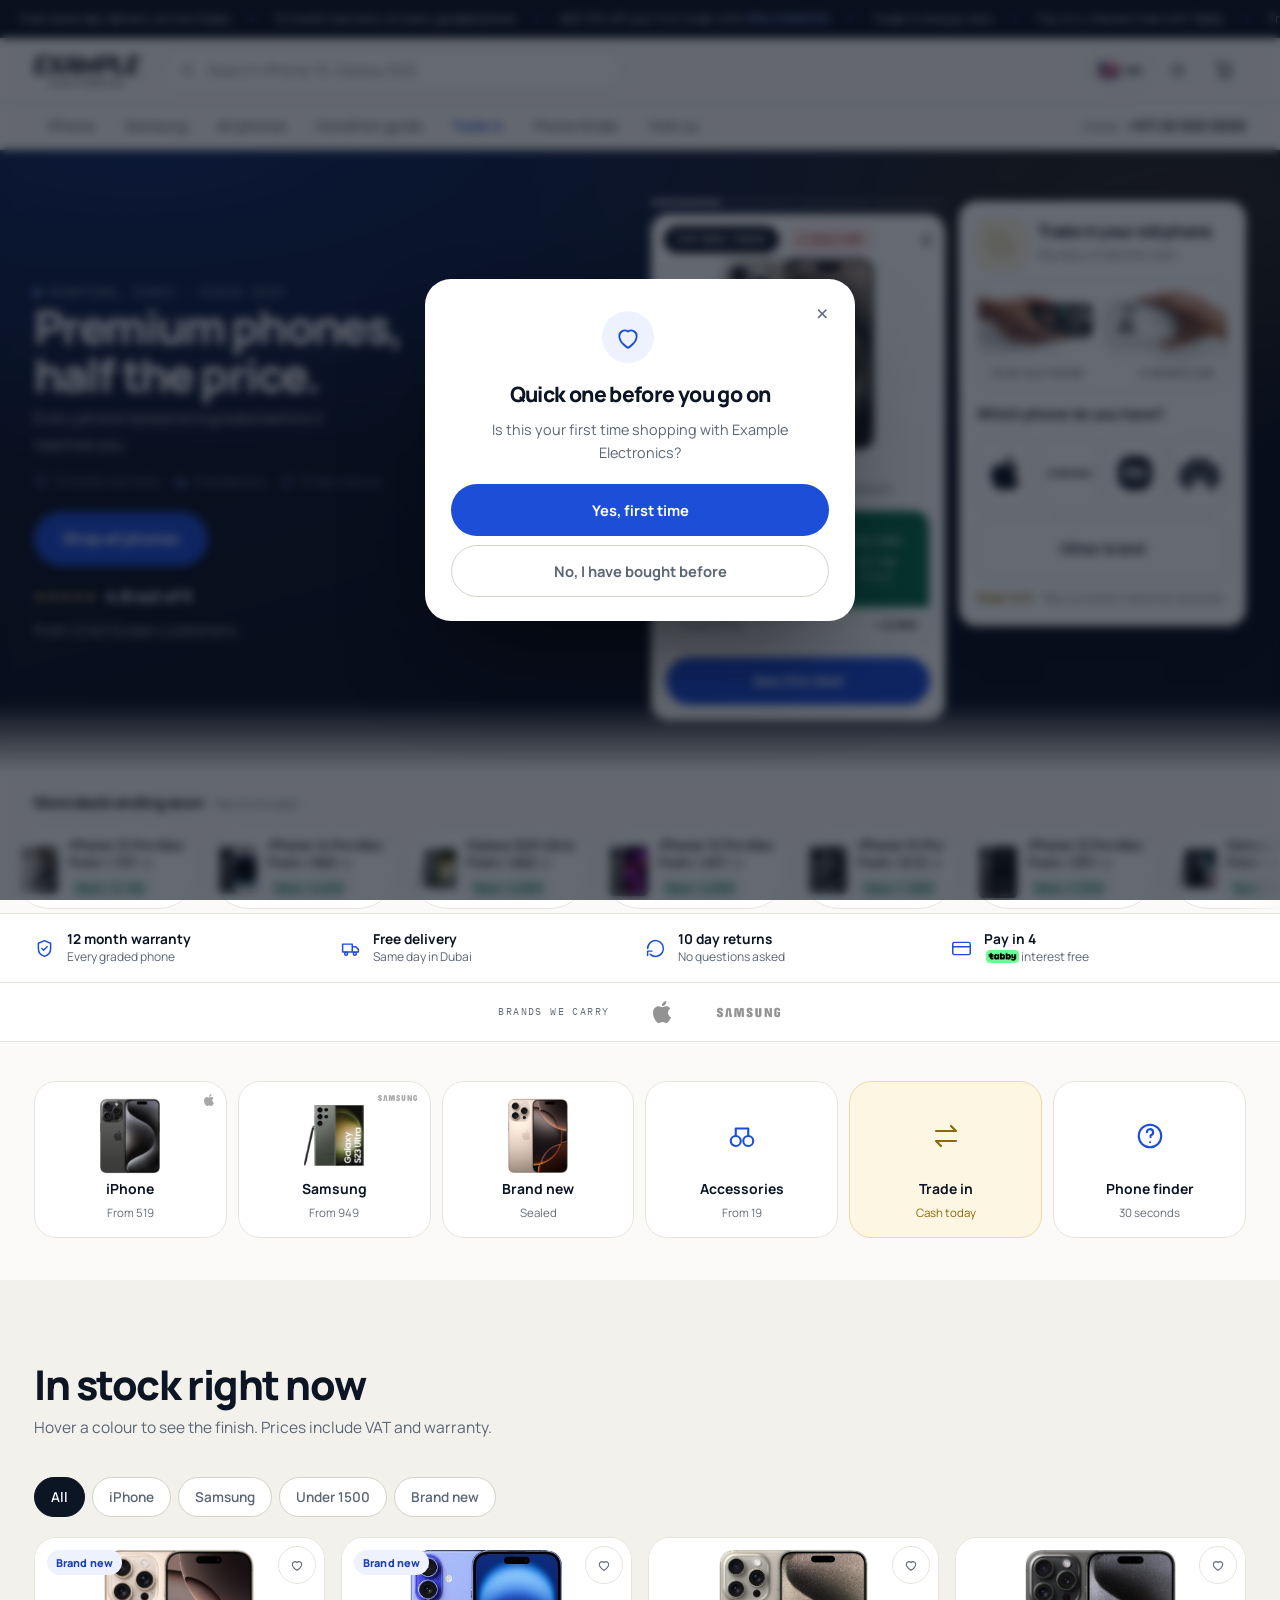
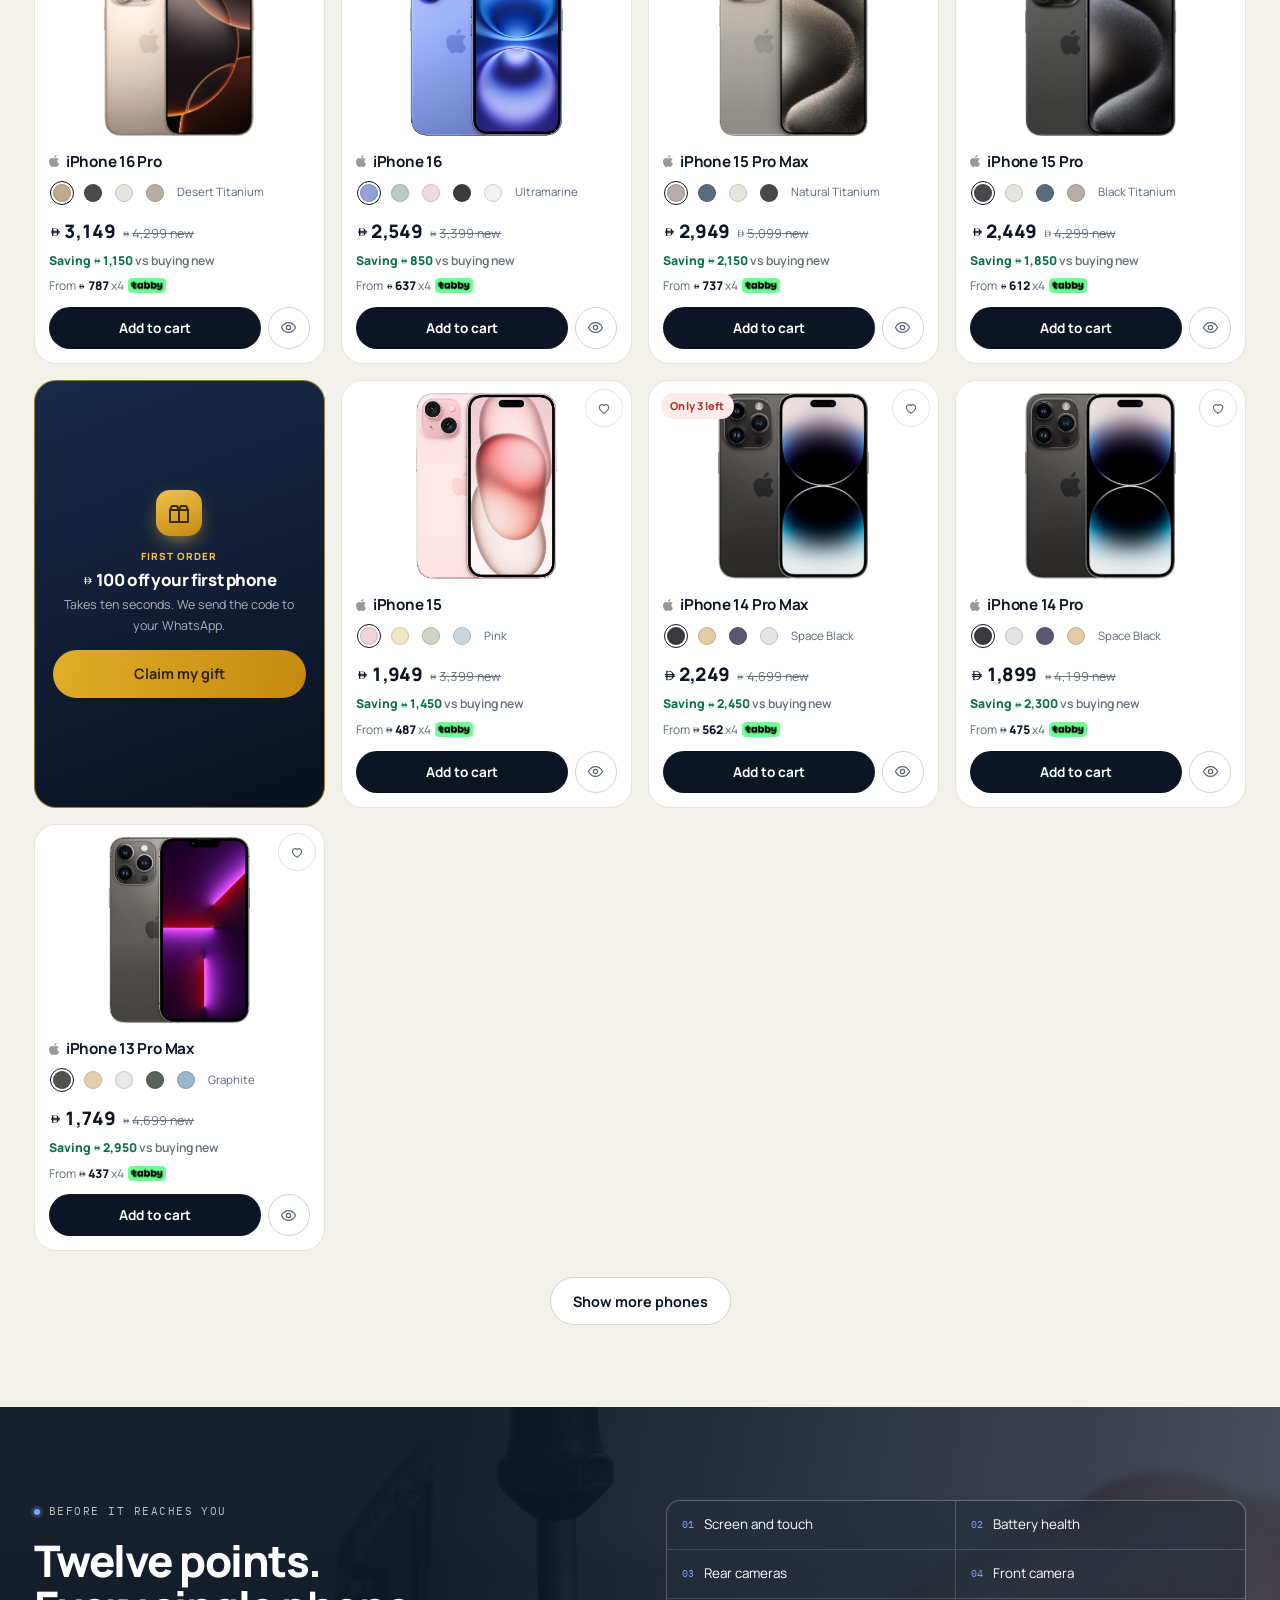
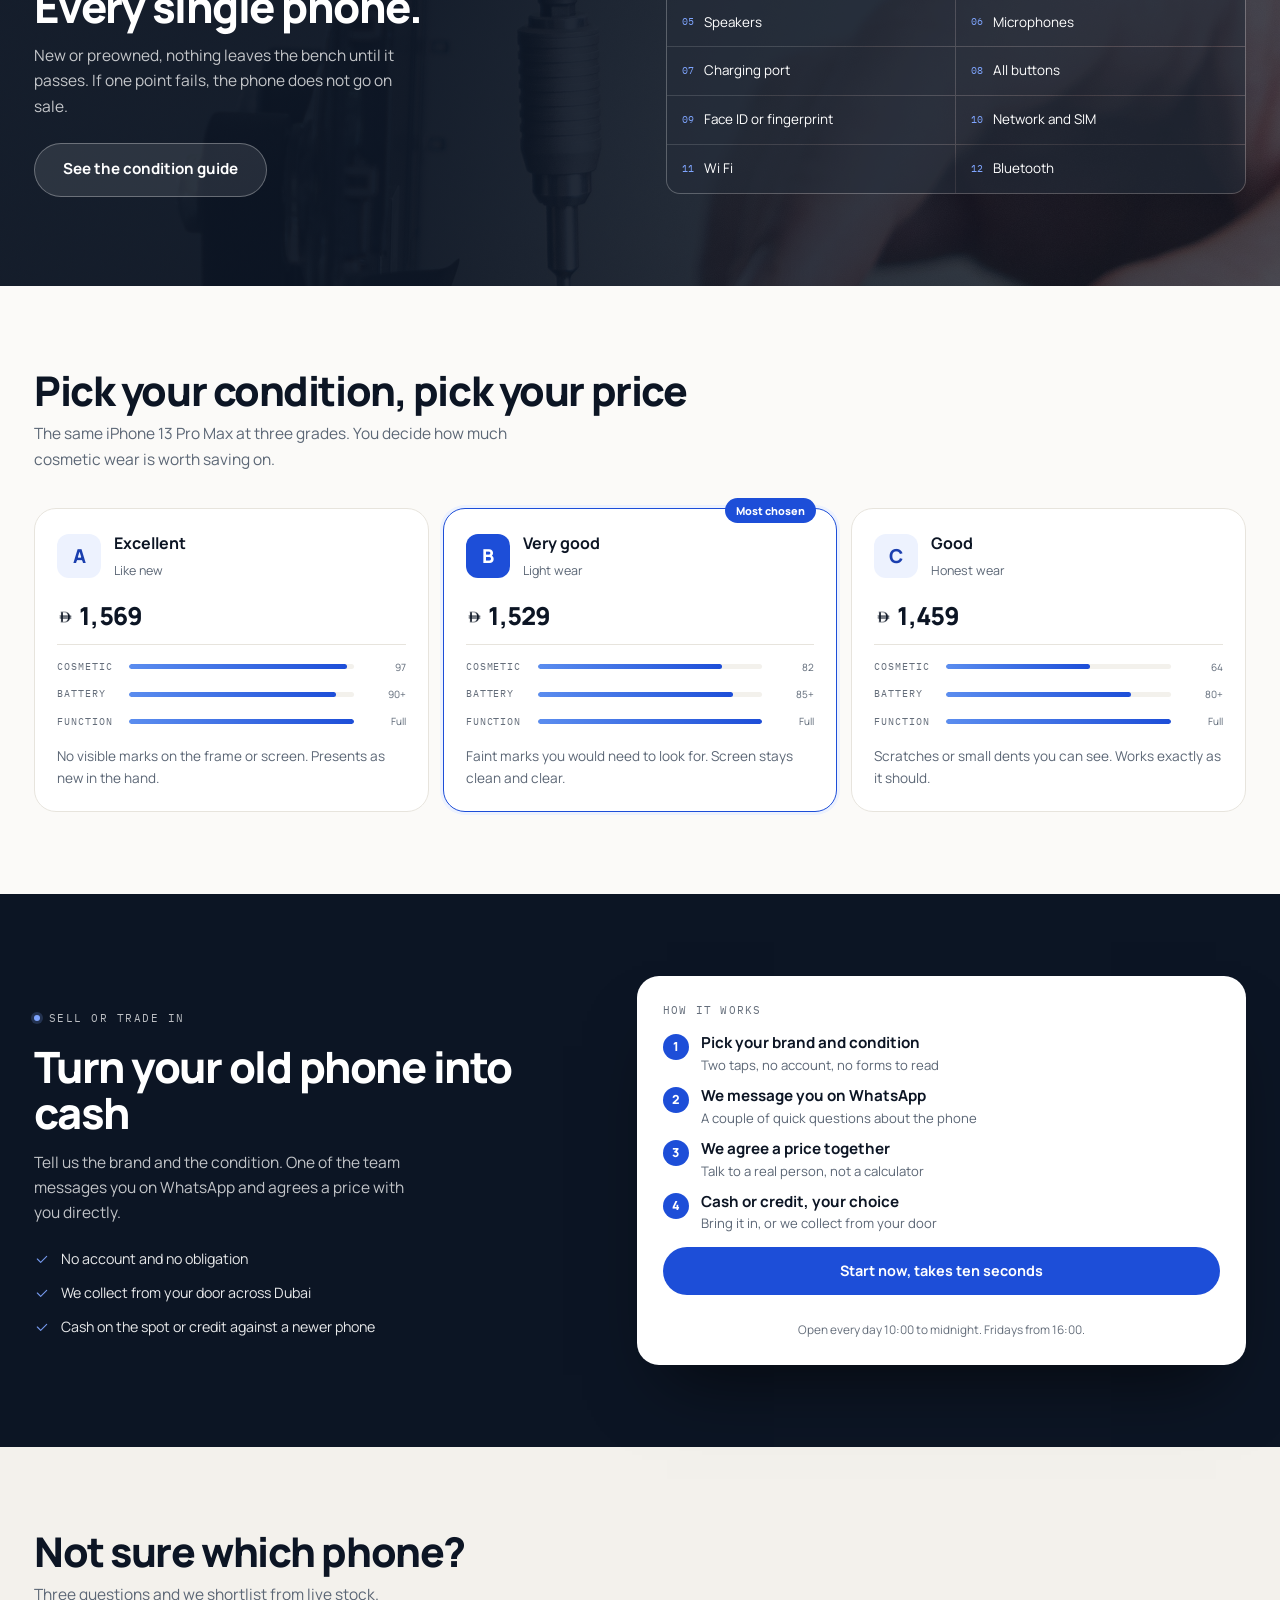
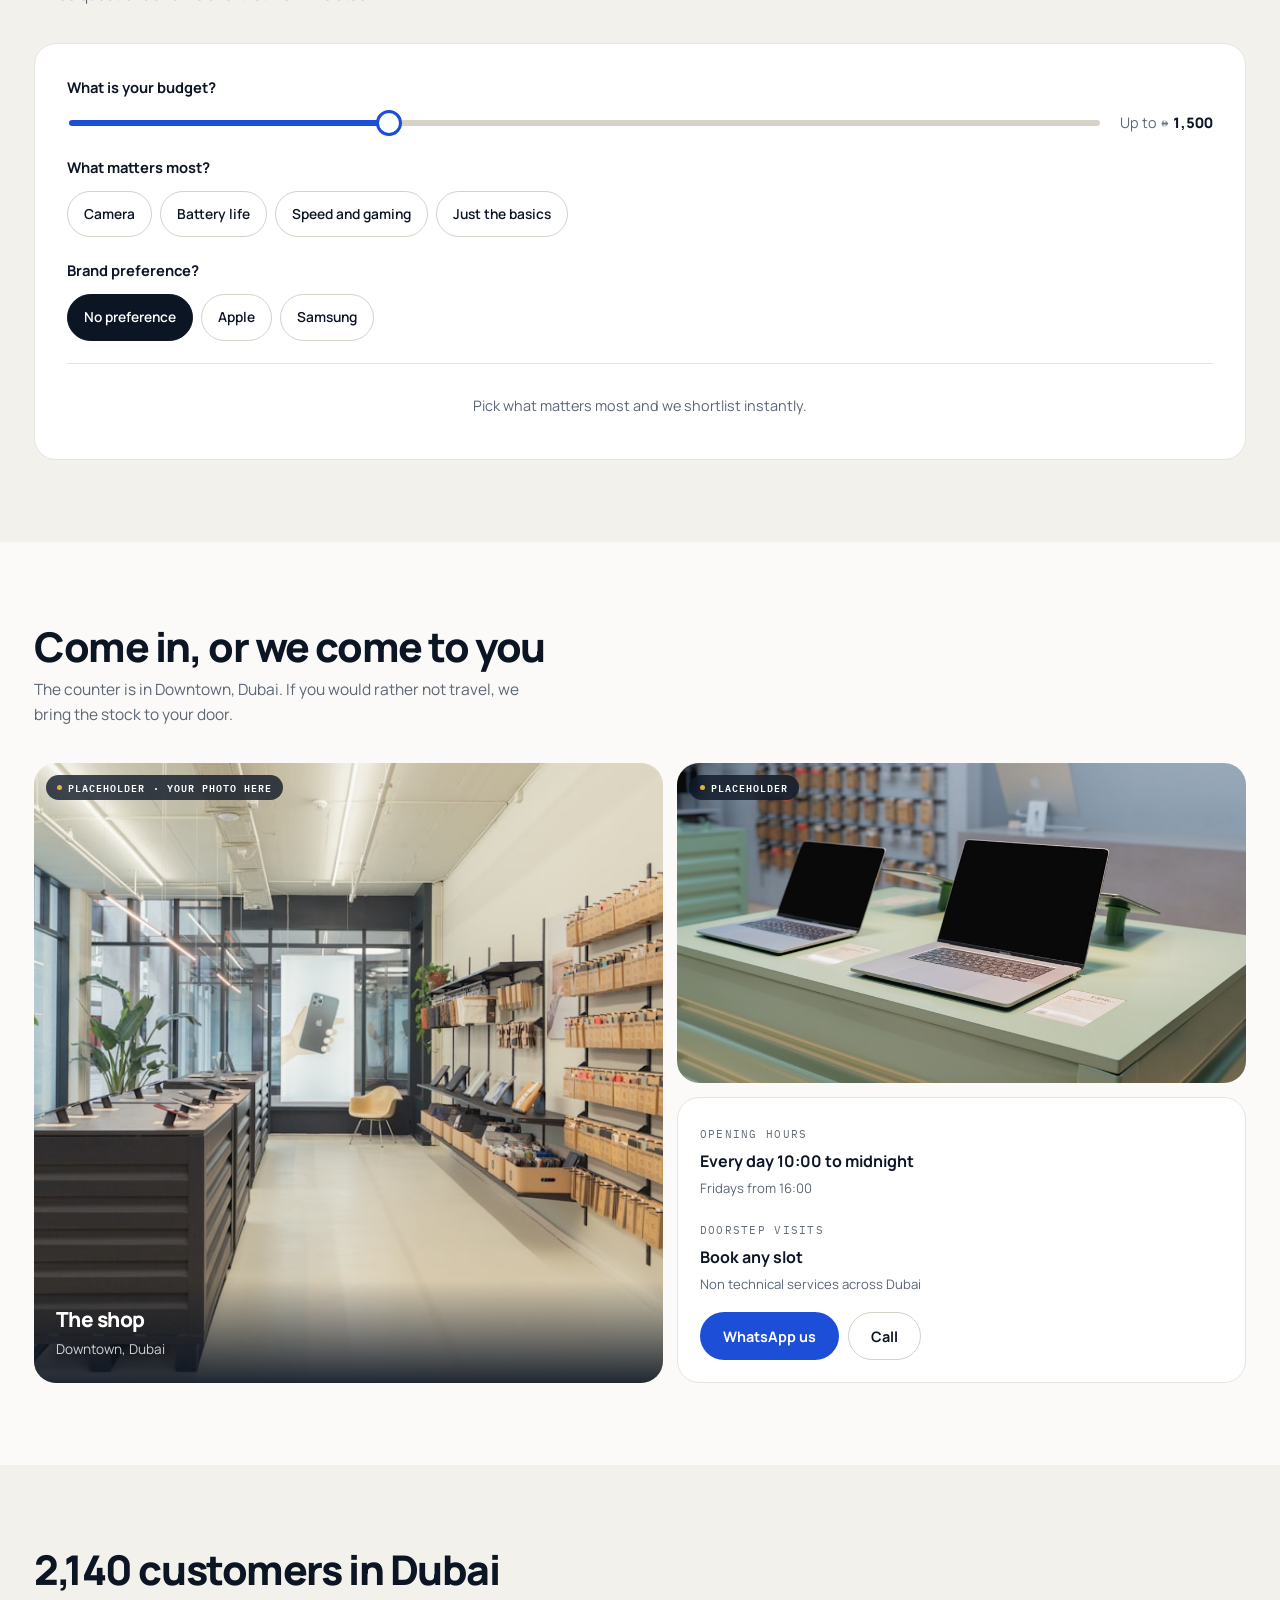
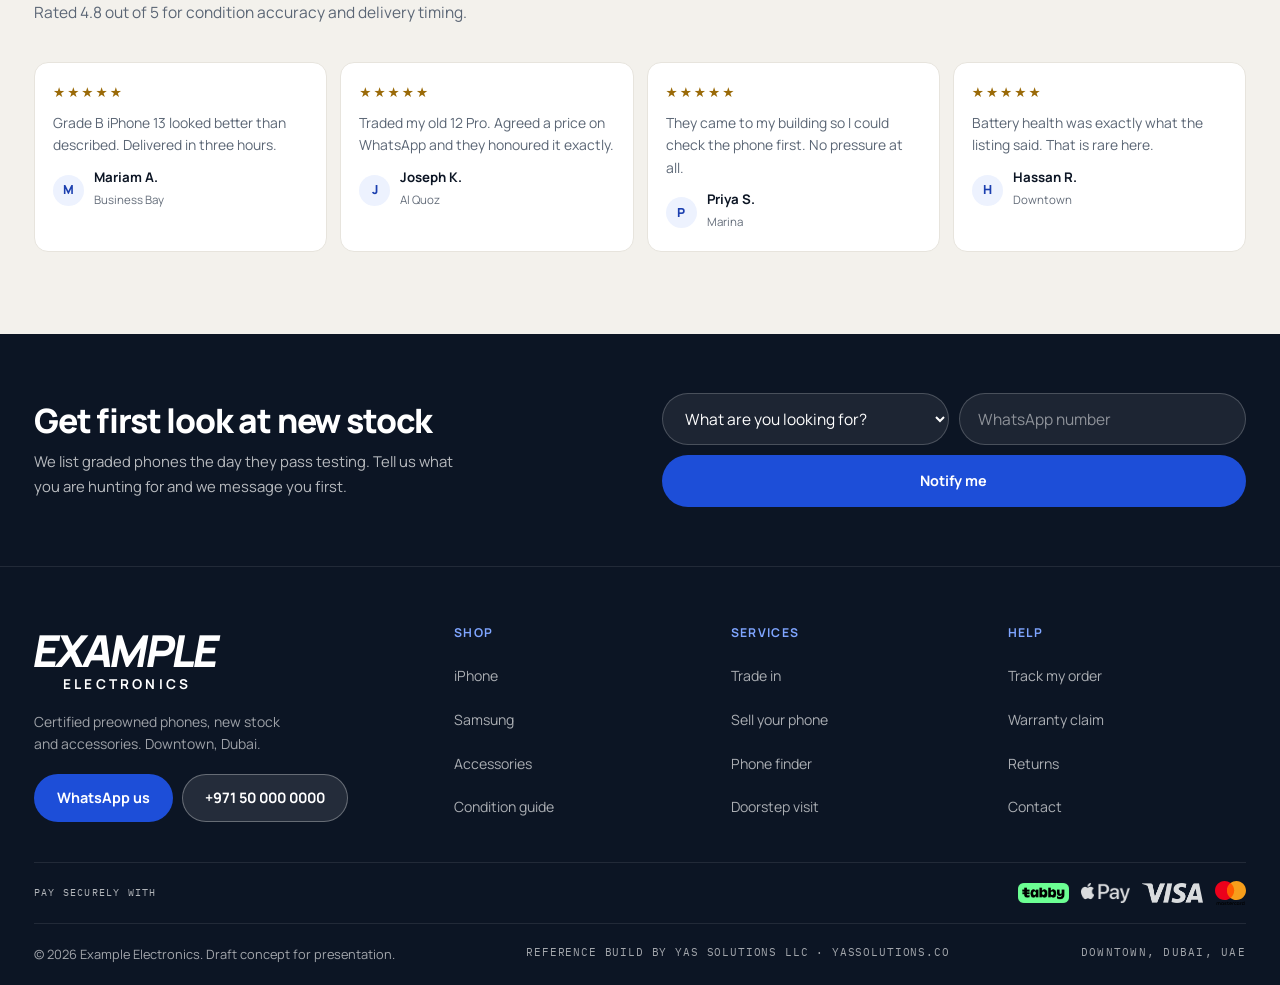
<file: index.html>
<!doctype html>
<html lang="en">
<head>
<meta charset="utf-8">
<meta name="viewport" content="width=device-width, initial-scale=1, viewport-fit=cover">
<title>Reference Build | Mobile Retail Storefront | YAS Solutions</title>
<meta name="description" content="A front end reference build for a mobile phone retailer: trade in, instalment led pricing, lead capture and four languages with right to left support. Produced by YAS Solutions LLC. All products, prices and data are fictional.">
<meta name="theme-color" content="#0C1524">
<link rel="icon" href="favicon.svg?v=11" type="image/svg+xml">
<link rel="preconnect" href="https://fonts.googleapis.com">
<link rel="preconnect" href="https://fonts.gstatic.com" crossorigin>
<link href="https://fonts.googleapis.com/css2?family=Manrope:wght@400;500;600;700;800&family=IBM+Plex+Mono:wght@400;500&display=swap" rel="stylesheet">
<link rel="stylesheet" href="assets/css/style.css?v=11">
<link rel="stylesheet" href="assets/css/v5.css?v=11">
<link rel="stylesheet" href="assets/css/v6.css?v=11">
<link rel="stylesheet" href="assets/css/i18n.css?v=11">
</head>
<body>

<svg width="0" height="0" style="position:absolute" aria-hidden="true"><defs>
  <linearGradient id="sheen" x1="0" y1="0" x2="1" y2="1">
    <stop offset="0" stop-color="#fff" stop-opacity=".34"/><stop offset=".26" stop-color="#fff" stop-opacity=".06"/>
    <stop offset=".55" stop-color="#000" stop-opacity=".10"/><stop offset=".80" stop-color="#fff" stop-opacity=".05"/>
    <stop offset="1" stop-color="#fff" stop-opacity=".22"/></linearGradient>
  <linearGradient id="rail" x1="0" y1="0" x2="1" y2="0">
    <stop offset="0" stop-color="#fff" stop-opacity=".55"/><stop offset=".5" stop-color="#fff" stop-opacity=".12"/>
    <stop offset="1" stop-color="#fff" stop-opacity=".42"/></linearGradient>
  <radialGradient id="lens" cx=".35" cy=".3" r=".85">
    <stop offset="0" stop-color="#5c6b80"/><stop offset=".45" stop-color="#1a222e"/><stop offset="1" stop-color="#080c12"/></radialGradient>
  <linearGradient id="plate" x1="0" y1="0" x2=".8" y2="1">
    <stop offset="0" stop-color="#fff" stop-opacity=".22"/><stop offset="1" stop-color="#000" stop-opacity=".14"/></linearGradient>
  <radialGradient id="grnd" cx=".5" cy=".5" r=".5">
    <stop offset="0" stop-color="#0C1524" stop-opacity=".30"/><stop offset="1" stop-color="#0C1524" stop-opacity="0"/></radialGradient>
</defs></svg>

<button class="ifab" id="insightFab">
  <svg viewBox="0 0 24 24"><circle cx="12" cy="12" r="3"/><path d="M2 12s3.6-7 10-7 10 7 10 7-3.6 7-10 7-10-7-10-7z"/></svg><span data-i18n="ui.insight">Insight</span>
</button>
<div class="ip" id="insightPanel" hidden>
  <div class="ip__hd"><b data-i18n="ui.captured">Captured this session</b><button id="ipClose" aria-label="Close" data-i18n-al="f.close">&times;</button></div>
  <div class="ip__st"><div><span id="ipLeads">0</span><em data-i18n="ui.leads">Leads</em></div><div><span id="ipSignals">0</span><em data-i18n="ui.signals">Signals</em></div><div><span id="ipValue">0</span><em data-i18n="ui.pipeline">Pipeline</em></div></div>
  <ul class="ip__log" id="ipLog"><li class="ip__e" data-i18n="ui.insightP">Click around to see what the site records.</li></ul>
  <p class="ip__n" data-i18n="ui.insightS">Each dashed marker earns data, not just a sale.</p>
</div>

<div class="anno"><div class="anno__t" id="annoTrack"></div></div>

<header class="hdr" id="hdr">
  <div class="wrap hdr__in">
    <button class="burger" id="burger" aria-label="Menu" data-i18n-al="nav.menu"><span></span><span></span><span></span></button>
    <a class="wm" href="#top" aria-label="Example Electronics">
      <span class="wm__r" aria-hidden="true">EXAMPLE</span>
      <span class="wm__s" aria-hidden="true">ELECTRONICS</span>
    </a>
    <form class="srch" id="searchForm" data-capture="Search query. Shows demand for models you do not stock yet.">
      <svg viewBox="0 0 24 24"><circle cx="11" cy="11" r="7"/><path d="M20 20l-3.5-3.5"/></svg>
      <input id="searchInput" type="search" placeholder="Search iPhone 15, Galaxy S23" data-i18n-ph="nav.searchPh" autocomplete="off">
      <div class="srch__d" id="searchDrop" hidden></div>
    </form>
    <div class="hdr__a">
      <div class="lang" id="lang">
        <button class="lang__b" id="langBtn" aria-haspopup="true" aria-expanded="false" aria-label="Language">
          <svg viewBox="0 0 24 24"><circle cx="12" cy="12" r="9"/><path d="M3 12h18M12 3a15 15 0 0 1 0 18M12 3a15 15 0 0 0 0 18"/></svg>
          <b id="langNow">EN</b>
        </button>
        <div class="lang__m" id="langMenu" hidden></div>
      </div>
      <button class="ib ib--srch" id="srchToggle" aria-label="Search" data-i18n-al="nav.search"><svg viewBox="0 0 24 24"><circle cx="11" cy="11" r="7"/><path d="M20 20l-3.5-3.5"/></svg></button>
      <button class="ib" id="wishBtn" aria-label="Wishlist" data-i18n-al="nav.wish"><svg viewBox="0 0 24 24"><path d="M12 20s-7-4.4-7-9a4 4 0 0 1 7-2.6A4 4 0 0 1 19 11c0 4.6-7 9-7 9z"/></svg><b class="bdg zero" id="wishCount">0</b></button>
      <button class="ib" id="cartBtn" aria-label="Cart" data-i18n-al="nav.cart"><svg viewBox="0 0 24 24"><path d="M6 6h15l-1.5 9h-12z"/><path d="M6 6L5 2H2"/><circle cx="9" cy="20" r="1.6"/><circle cx="18" cy="20" r="1.6"/></svg><b class="bdg zero" id="cartCount">0</b></button>
    </div>
  </div>
  <nav class="nav" id="nav"><div class="wrap nav__in">
    <a href="#shop" data-filter="Apple" data-i18n="nav.iphone">iPhone</a><a href="#shop" data-filter="Samsung" data-i18n="nav.samsung">Samsung</a>
    <a href="#shop" data-filter="all" data-i18n="nav.all">All phones</a><a href="#grades" data-i18n="nav.grades">Condition guide</a>
    <a href="#tradein" class="hot" data-i18n="nav.tradein">Trade in</a><a href="#finder" data-i18n="nav.finder">Phone finder</a><a href="#visit" data-i18n="nav.visit">Visit us</a>
    <span class="nav__ph">Dubai · <a href="tel:+971500000000">+971 50 000 0000</a></span>
  </div></nav>
</header>

<main id="top">

<section class="hero">
  <div class="wrap hero__in">

    <div class="hero__c">
      <span class="eyb eyb--l"><i></i><span data-i18n="hero.eyb">Dubai &middot; Since 2019</span></span>
      <h1><span data-i18n="hero.h1a">Premium phones,</span><br><span data-i18n="hero.h1b">half the price.</span></h1>
      <p data-i18n="hero.sub">Every phone tested and graded before it reaches you.</p>
      <ul class="hero__t">
        <li><svg viewBox="0 0 24 24"><path d="M12 3l7 3v6c0 5-3.5 8-7 9-3.5-1-7-4-7-9V6z"/><path d="M9 12l2 2 4-4"/></svg><span data-i18n="trust.warranty">12 month warranty</span></li>
        <li><svg viewBox="0 0 24 24"><path d="M3 7h11v9H3zM14 10h4l3 3v3h-7z"/><circle cx="7" cy="18" r="1.7"/><circle cx="17" cy="18" r="1.7"/></svg><span data-i18n="trust.delivery">Free delivery</span></li>
        <li><svg viewBox="0 0 24 24"><path d="M3 12a9 9 0 1 1 3 6.7"/><path d="M3 20v-5h5"/></svg><span data-i18n="trust.returns">10 day returns</span></li>
      </ul>
      <div class="hero__cta">
        <a class="btn btn--p btn--l" href="#shop" data-i18n="hero.cta">Shop all phones</a>
      </div>
      <p class="hero__pf"><span class="hero__st" aria-hidden="true">★★★★★</span>
        <b data-i18n="hero.rating">4.8 out of 5</b> <span data-i18n="hero.ratingFrom">from 2,140 Dubai customers</span></p>
    </div>

    <div class="hero__m">
      <div class="deal" id="deal">
        <div class="deal__pg" id="dealPg"></div>
        <div class="deal__vp"><div class="deal__tr" id="dealTrack"></div></div>
        <button class="deal__nv deal__nv--p" id="dealPrev" aria-label="Previous deal" data-i18n-al="ui.prev"><svg viewBox="0 0 24 24"><path d="M15 6l-6 6 6 6"/></svg></button>
        <button class="deal__nv deal__nv--n" id="dealNext" aria-label="Next deal" data-i18n-al="ui.next"><svg viewBox="0 0 24 24"><path d="M9 6l6 6-6 6"/></svg></button>
      </div>

      <!-- trade in, sitting directly beside the deals -->
      <section class="tin2" id="tin2" data-capture="Trade in starter. Captures the model they own before anything else is asked.">
        <div class="tin2__hd">
          <span class="tin2__ic" aria-hidden="true">
            <i class="tin2__glyph" aria-hidden="true"></i>
          </span>
          <div>
            <b data-i18n="tin.title">Trade in your old phone</b>
            <i data-i18n="tin.sub">Pay less, or take the cash</i>
          </div>
        </div>

        <figure class="tin2__ph">
          <img src="assets/img/tradein-hero.webp" alt="An older phone being handed over in exchange for a new one in its box" loading="lazy" decoding="async" width="2000" height="723">
          <figcaption><span data-i18n="tin.old">Your old phone</span><span data-i18n="tin.new">A newer one</span></figcaption>
        </figure>

        <div class="tin2__q">
          <label id="tin2Lbl">Which phone do you have?</label>
          <div class="tin2__head" id="tin2Head"></div>
          <div class="tin2__opts" id="tin2Opts"></div>
          <p class="tin2__step"><b id="tin2Step">Step 1 of 3</b><span id="tin2Hint">Tap your brand, takes ten seconds</span></p>
        </div>
      </section>
    </div>

  </div>
</section>

<section class="orail">
  <div class="orail__h wrap"><b data-i18n="ui.moreDeals">More deals ending soon</b><span data-i18n="ui.tapOpen">Tap any to open</span></div>
  <div class="orail__vp"><div class="orail__t" id="offerTrack"></div></div>
</section>

<div class="tr"><div class="wrap tr__in">
  <div><svg viewBox="0 0 24 24"><path d="M12 3l7 3v6c0 5-3.5 8-7 9-3.5-1-7-4-7-9V6z"/><path d="M9 12l2 2 4-4"/></svg><b data-i18n="trust.warranty">12 month warranty</b><i data-i18n="trust.warrantySub">Every graded phone</i></div>
  <div><svg viewBox="0 0 24 24"><path d="M3 7h11v9H3zM14 10h4l3 3v3h-7z"/><circle cx="7" cy="18" r="1.7"/><circle cx="17" cy="18" r="1.7"/></svg><b data-i18n="trust.delivery">Free delivery</b><i data-i18n="trust.deliverySub">Same day in Dubai</i></div>
  <div><svg viewBox="0 0 24 24"><path d="M3 12a9 9 0 1 1 3 6.7"/><path d="M3 20v-5h5"/></svg><b data-i18n="trust.returns">10 day returns</b><i data-i18n="trust.returnsSub">No questions asked</i></div>
  <div><svg viewBox="0 0 24 24"><rect x="2" y="5" width="20" height="14" rx="2"/><path d="M2 10h20"/></svg><b data-i18n="trust.pay4">Pay in 4</b><i><img class="tby" src="assets/img/logo/tabby.webp" alt="Tabby"> <span data-i18n="trust.pay4Sub">interest free</span></i></div>
</div></div>

<div class="brands"><div class="wrap brands__in"><span data-i18n="ui.brands">Brands we carry</span><img src="assets/img/logo/apple.svg" alt="Apple"><img class="bw" src="assets/img/logo/samsung.png" alt="Samsung"></div></div>

<section class="sec sec--tight">
  <div class="wrap"><div class="rail" id="catRail">
    <a class="rc" href="#shop" data-filter="Apple"><div class="rc__d" data-dev="ip15p"></div><img class="rc__lg" src="assets/img/logo/apple.svg" alt=""><b data-i18n="nav.iphone">iPhone</b><i><span data-i18n="price.fromShort">From</span> 519</i></a>
    <a class="rc" href="#shop" data-filter="Samsung"><div class="rc__d" data-dev="s23u"></div><img class="rc__lg rc__lg--w" src="assets/img/logo/samsung.png" alt=""><b data-i18n="nav.samsung">Samsung</b><i><span data-i18n="price.fromShort">From</span> 949</i></a>
    <a class="rc" href="#shop" data-filter="new"><div class="rc__d" data-dev="ip16p"></div><b data-i18n="rail.new">Brand new</b><i data-i18n="rail.newSub">Sealed</i></a>
    <a class="rc rc--acc" href="#shop"><div class="rc__i"><svg viewBox="0 0 24 24"><circle cx="7" cy="16" r="4"/><circle cx="17" cy="16" r="4"/><path d="M7 12V6h10v6"/></svg></div><b data-i18n="rail.acc">Accessories</b><i><span data-i18n="price.fromShort">From</span> 19</i></a>
    <a class="rc rc--gold" href="#tradein"><div class="rc__i"><svg viewBox="0 0 24 24"><path d="M4 8h16l-4-4M20 16H4l4 4"/></svg></div><b data-i18n="rail.tradein">Trade in</b><i data-i18n="rail.tradeinSub">Cash today</i></a>
    <a class="rc rc--acc" href="#finder"><div class="rc__i"><svg viewBox="0 0 24 24"><circle cx="12" cy="12" r="9"/><path d="M9.5 9a2.5 2.5 0 1 1 3 2.5V13"/><path d="M12 17h.01"/></svg></div><b data-i18n="nav.finder">Phone finder</b><i data-i18n="rail.quick">30 seconds</i></a>
  </div></div>
</section>

<section class="sec sec--pap" id="shop">
  <div class="wrap">
    <header class="sh">
      <div><h2 data-i18n="grid.h2">In stock right now</h2><p data-i18n="grid.sub">Hover a colour to see the finish. Prices include VAT and warranty.</p></div>
    </header>
    <div class="fl" id="filters" data-capture="Filter use. Tells you which brands and budgets your traffic wants.">
      <button class="on" data-f="all" data-i18n="grid.all">All</button><button data-f="Apple" data-i18n="nav.iphone">iPhone</button>
      <button data-f="Samsung" data-i18n="nav.samsung">Samsung</button><button data-f="under1500" data-i18n="grid.under">Under 1500</button><button data-f="new" data-i18n="card.new">Brand new</button>
    </div>
    <div class="grid" id="grid"></div>
    <div class="more"><button class="btn btn--o" id="loadMore" data-i18n="grid.more">Show more phones</button></div>
  </div>
</section>

<section class="chk">
  <div class="chk__bg"><img src="assets/img/workshop-sm.jpg" srcset="assets/img/workshop-sm.jpg 1000w, assets/img/workshop.jpg 2400w" sizes="100vw" loading="lazy" alt=""></div>
  <div class="wrap chk__in">
    <div class="chk__c">
      <span class="eyb eyb--l"><i></i><span data-i18n="chk.eyb">Before it reaches you</span></span>
      <h2><span data-i18n="chk.h2a">Twelve points.</span><br><span data-i18n="chk.h2b">Every single phone.</span></h2>
      <p data-i18n="chk.p">New or preowned, nothing leaves the bench until it passes. If one point fails, the phone does not go on sale.</p>
      <a class="btn btn--w btn--l" href="#grades" data-i18n="chk.cta">See the condition guide</a>
    </div>
    <ol class="chk__l">
      <li data-i18n="chk.1">Screen and touch</li><li data-i18n="chk.2">Battery health</li><li data-i18n="chk.3">Rear cameras</li><li data-i18n="chk.4">Front camera</li>
      <li data-i18n="chk.5">Speakers</li><li data-i18n="chk.6">Microphones</li><li data-i18n="chk.7">Charging port</li><li data-i18n="chk.8">All buttons</li>
      <li data-i18n="chk.9">Face ID or fingerprint</li><li data-i18n="chk.10">Network and SIM</li><li data-i18n="chk.11">Wi Fi</li><li data-i18n="chk.12">Bluetooth</li>
    </ol>
  </div>
</section>

<section class="sec" id="grades">
  <div class="wrap">
    <header class="sh"><div><h2 data-i18n="gr.h2">Pick your condition, pick your price</h2>
      <p data-i18n="gr.sub">The same iPhone 13 Pro Max at three grades. You decide how much cosmetic wear is worth saving on.</p></div></header>
    <div class="gr">
      <article class="gc"><div class="gc__h"><span class="gl">A</span><div><b data-i18n="gr.a">Excellent</b><i data-i18n="gr.aSub">Like new</i></div></div>
        <div class="gc__p"><i class="dh"></i>1,569</div>
        <ul><li><span data-i18n="gr.cosmetic">Cosmetic</span><i class="mt"><b style="--v:97%"></b></i><em>97</em></li>
          <li><span data-i18n="gr.battery">Battery</span><i class="mt"><b style="--v:92%"></b></i><em>90+</em></li>
          <li><span data-i18n="gr.function">Function</span><i class="mt"><b style="--v:100%"></b></i><em data-i18n="gr.full">Full</em></li></ul>
        <p data-i18n="gr.aTxt">No visible marks on the frame or screen. Presents as new in the hand.</p></article>
      <article class="gc is-p"><span class="gt" data-i18n="gr.chosen">Most chosen</span>
        <div class="gc__h"><span class="gl">B</span><div><b data-i18n="gr.b">Very good</b><i data-i18n="gr.bSub">Light wear</i></div></div>
        <div class="gc__p"><i class="dh"></i>1,529</div>
        <ul><li><span data-i18n="gr.cosmetic">Cosmetic</span><i class="mt"><b style="--v:82%"></b></i><em>82</em></li>
          <li><span data-i18n="gr.battery">Battery</span><i class="mt"><b style="--v:87%"></b></i><em>85+</em></li>
          <li><span data-i18n="gr.function">Function</span><i class="mt"><b style="--v:100%"></b></i><em data-i18n="gr.full">Full</em></li></ul>
        <p data-i18n="gr.bTxt">Faint marks you would need to look for. Screen stays clean and clear.</p></article>
      <article class="gc"><div class="gc__h"><span class="gl">C</span><div><b data-i18n="gr.c">Good</b><i data-i18n="gr.cSub">Honest wear</i></div></div>
        <div class="gc__p"><i class="dh"></i>1,459</div>
        <ul><li><span data-i18n="gr.cosmetic">Cosmetic</span><i class="mt"><b style="--v:64%"></b></i><em>64</em></li>
          <li><span data-i18n="gr.battery">Battery</span><i class="mt"><b style="--v:82%"></b></i><em>80+</em></li>
          <li><span data-i18n="gr.function">Function</span><i class="mt"><b style="--v:100%"></b></i><em data-i18n="gr.full">Full</em></li></ul>
        <p data-i18n="gr.cTxt">Scratches or small dents you can see. Works exactly as it should.</p></article>
    </div>
  </div>
</section>

<section class="sec sec--ink" id="tradein">
  <div class="wrap tin">
    <div class="tin__c">
      <span class="eyb eyb--l"><i></i><span data-i18n="tin2.eyb">Sell or trade in</span></span>
      <h2 data-i18n="tin2.h2">Turn your old phone into cash</h2>
      <p data-i18n="tin2.p">Tell us the brand and the condition. One of the team messages you on WhatsApp and agrees a price with you directly.</p>
      <ul class="tin__l">
        <li><svg viewBox="0 0 24 24"><path d="M5 12l5 5 9-9"/></svg><span data-i18n="tin2.l1">No account and no obligation</span></li>
        <li><svg viewBox="0 0 24 24"><path d="M5 12l5 5 9-9"/></svg><span data-i18n="tin2.l2">We collect from your door across Dubai</span></li>
        <li><svg viewBox="0 0 24 24"><path d="M5 12l5 5 9-9"/></svg><span data-i18n="tin2.l3">Cash on the spot or credit against a newer phone</span></li>
      </ul>
    </div>
    <!-- The price is agreed on WhatsApp, not quoted here, so this panel sells
         certainty instead of a number. Knowing exactly what happens next is what
         replaces the figure as the reason to finish. -->
    <div class="tin__b tin__b--how">
      <span class="mono" data-i18n="tin2.how">How it works</span>
      <ol class="hw">
        <li><b>1</b><div><strong data-i18n="tin2.s1">Pick your brand and condition</strong><span data-i18n="tin2.s1s">Two taps, no account, no forms to read</span></div></li>
        <li><b>2</b><div><strong data-i18n="tin2.s2">We message you on WhatsApp</strong><span data-i18n="tin2.s2s">A couple of quick questions about the phone</span></div></li>
        <li><b>3</b><div><strong data-i18n="tin2.s3">We agree a price together</strong><span data-i18n="tin2.s3s">Talk to a real person, not a calculator</span></div></li>
        <li><b>4</b><div><strong data-i18n="tin2.s4">Cash or credit, your choice</strong><span data-i18n="tin2.s4s">Bring it in, or we collect from your door</span></div></li>
      </ol>
      <a class="btn btn--p btn--full" href="#tin2" id="tinJump" data-i18n="tin2.cta">Start now, takes ten seconds</a>
      <p class="fine" data-i18n="tin.hours">Open every day 10:00 to midnight. Fridays from 16:00.</p>
    </div>
  </div>
</section>

<section class="sec sec--pap" id="finder">
  <div class="wrap">
    <header class="sh"><div><h2 data-i18n="fin.h2">Not sure which phone?</h2><p data-i18n="fin.sub">Three questions and we shortlist from live stock.</p></div></header>
    <div class="fin" data-capture="Preference profile. Budget band, priority feature and brand lean. Powers segmented remarketing.">
      <div class="fin__q"><label data-i18n="fin.budget">What is your budget?</label>
        <div class="fin__sl"><input type="range" id="finBudget" min="400" max="4000" step="100" value="1500">
          <output><span data-i18n="fin.upto">Up to</span> <i class="dh"></i><b id="finBudgetOut">1,500</b></output></div></div>
      <div class="fin__q"><label data-i18n="fin.matters">What matters most?</label>
        <div class="ch" id="finPriority"><button data-v="camera" data-i18n="fin.camera">Camera</button><button data-v="battery" data-i18n="fin.batt">Battery life</button>
          <button data-v="gaming" data-i18n="fin.speed">Speed and gaming</button><button data-v="basic" data-i18n="fin.basics">Just the basics</button></div></div>
      <div class="fin__q"><label data-i18n="fin.brand">Brand preference?</label>
        <div class="ch" id="finBrand"><button data-v="any" class="on" data-i18n="fin.any">No preference</button>
          <button data-v="Apple">Apple</button><button data-v="Samsung" data-i18n="nav.samsung">Samsung</button></div></div>
      <div class="fin__o" id="finOut"></div>
    </div>
  </div>
</section>

<section class="sec" id="visit">
  <div class="wrap">
    <header class="sh"><div><h2 data-i18n="vis.h2">Come in, or we come to you</h2>
      <p data-i18n="vis.p">The counter is in Downtown, Dubai. If you would rather not travel, we bring the stock to your door.</p></div></header>
    <div class="vis">
      <figure class="vis__a"><img src="assets/img/store-sm.jpg" srcset="assets/img/store-sm.jpg 1000w, assets/img/store.jpg 2400w" sizes="(max-width:900px) 92vw, 52vw" loading="lazy" alt="Shop interior">
        <span class="phold" data-i18n="vis.phold">Placeholder &middot; your photo here</span>
        <figcaption><b data-i18n="vis.shop">The shop</b><span data-i18n="vis.addr">Downtown, Dubai</span></figcaption></figure>
      <div class="vis__b">
        <figure><img src="assets/img/counter-sm.jpg" loading="lazy" alt="Devices on the counter">
          <span class="phold" data-i18n="vis.pholdShort">Placeholder</span></figure>
        <div class="vis__i">
          <div><span class="mono" data-i18n="vis.hours">Opening hours</span><b data-i18n="vis.hoursV">Every day 10:00 to midnight</b><i data-i18n="vis.hoursF">Fridays from 16:00</i></div>
          <div><span class="mono" data-i18n="vis.door">Doorstep visits</span><b data-i18n="vis.doorV">Book any slot</b><i data-i18n="vis.doorS">Non technical services across Dubai</i></div>
          <div class="vis__cta"><a class="btn btn--p" href="https://wa.me/971500000000" target="_blank" rel="noopener" data-i18n="vis.wa">WhatsApp us</a>
            <a class="btn btn--o" href="tel:+971500000000" data-i18n="vis.call">Call</a></div>
        </div>
      </div>
    </div>
  </div>
</section>

<section class="sec sec--pap"><div class="wrap">
  <header class="sh"><div><h2 data-i18n="rev.h2">2,140 customers in Dubai</h2><p data-i18n="rev.sub">Rated 4.8 out of 5 for condition accuracy and delivery timing.</p></div></header>
  <div class="rev" id="revs"></div>
</div></section>

<section class="cap"><div class="wrap cap__in">
  <div><h2 data-i18n="cap.h2">Get first look at new stock</h2>
    <p data-i18n="cap.p">We list graded phones the day they pass testing. Tell us what you are hunting for and we message you the moment it lands.</p></div>
  <form class="cap__f" id="capForm" data-capture="Stock alert. Model wanted plus contact. Turns dead traffic into a waiting list you can sell against.">
    <select id="capModel"><option value="" data-i18n="cap.q">What are you looking for?</option>
      <option>iPhone 15 Pro Max</option><option>iPhone 15</option><option>iPhone 14 Pro</option><option>iPhone 13</option>
      <option>Galaxy S23 Ultra</option><option>Galaxy S22</option><option data-i18n="rail.acc">Accessories</option><option data-i18n="cap.other">Something else</option></select>
    <input type="tel" id="capPhone" placeholder="WhatsApp number" data-i18n-ph="f.wa" required>
    <button class="btn btn--p" type="submit" data-i18n="cap.cta">Notify me</button>
  </form>
</div></section>

</main>

<footer class="ft"><div class="wrap">
  <div class="ft__t">
    <div class="ft__br">
      <a class="wm wm--l" href="#top" aria-label="Example Electronics">
        <span class="wm__r" aria-hidden="true">EXAMPLE</span>
        <span class="wm__s" aria-hidden="true">ELECTRONICS</span></a>
      <p data-i18n="ft.blurb">Certified preowned phones, new stock and accessories. Downtown, Dubai.</p>
      <div class="ft__b"><a class="btn btn--p" href="https://wa.me/971500000000" target="_blank" rel="noopener" data-i18n="vis.wa">WhatsApp us</a>
        <a class="btn btn--w" href="tel:+971500000000">+971 50 000 0000</a></div>
    </div>
    <div><h4 data-i18n="ft.shop">Shop</h4><ul><li><a href="#shop" data-i18n="nav.iphone">iPhone</a></li><li><a href="#shop" data-i18n="nav.samsung">Samsung</a></li><li><a href="#shop" data-i18n="rail.acc">Accessories</a></li><li><a href="#grades" data-i18n="nav.grades">Condition guide</a></li></ul></div>
    <div><h4 data-i18n="ft.services">Services</h4><ul><li><a href="#tradein" data-i18n="nav.tradein">Trade in</a></li><li><a href="#tradein" data-i18n="ft.sell">Sell your phone</a></li><li><a href="#finder" data-i18n="nav.finder">Phone finder</a></li><li><a href="#visit" data-i18n="ft.door">Doorstep visit</a></li></ul></div>
    <div><h4 data-i18n="ft.help">Help</h4><ul><li><a href="#" data-i18n="ft.track">Track my order</a></li><li><a href="#" data-i18n="ft.warranty">Warranty claim</a></li><li><a href="#" data-i18n="ft.returns">Returns</a></li><li><a href="#visit" data-i18n="ft.contact">Contact</a></li></ul></div>
  </div>
  <div class="ft__pay"><span data-i18n="ft.pay">Pay securely with</span><div><img src="assets/img/logo/tabby.webp" alt="Tabby"><img src="assets/img/logo/applepay.webp" alt="Apple Pay"><img src="assets/img/logo/visa.webp" alt="Visa"><img src="assets/img/logo/mastercard.svg" alt="Mastercard"></div></div>
    <div class="ft__base"><p>&copy; <span id="yr">2026</span> <span data-i18n="ft.rights">Example Electronics. Draft concept for presentation.</span></p>
    <p class="mono ycred">Reference build by YAS Solutions LLC &middot; yassolutions.co</p>
    <p class="mono" data-i18n="ft.addr">Downtown, Dubai, UAE</p></div>
</div></footer>

<!-- standing reminder that a discount is waiting. Sits above the WhatsApp
     button so it never fouls the cart bar along the bottom. -->
<button class="gfab" id="gfab" hidden>
  <i class="gfab__i" aria-hidden="true">
    <svg viewBox="0 0 24 24"><path d="M3 9h18v12H3z"/><path d="M12 9v12M3 9l2-4h5l2 4 2-4h5l2 4"/></svg>
  </i>
  <span class="gfab__t"><b id="gfabAmt"></b><em id="gfabSub"></em></span>
</button>

<!-- language chooser, shown once a moment after the first visit -->
<div class="wpop" id="wpop" hidden>
  <div class="wpop__s"></div>
  <div class="wpop__b" role="dialog" aria-modal="true" aria-labelledby="wpopT">
    <button class="wpop__x" id="wpopX" aria-label="Close">&times;</button>
    <h3 id="wpopT"></h3>
    <p id="wpopP"></p>
    <div class="wpop__g" id="wpopG"></div>
  </div>
</div>

<a class="wafab" href="https://wa.me/971500000000" target="_blank" rel="noopener" aria-label="WhatsApp us">
  <svg viewBox="0 0 24 24" class="f"><path d="M12 2a10 10 0 0 0-8.6 15l-1.4 5 5.2-1.4A10 10 0 1 0 12 2m0 18a8 8 0 0 1-4.1-1.1l-.3-.2-3 .8.8-2.9-.2-.3A8 8 0 1 1 12 20m4.5-6c-.2-.1-1.4-.7-1.7-.8s-.4-.1-.5.1-.6.8-.8 1-.3.2-.5.1a6.6 6.6 0 0 1-3.3-2.9c-.2-.4 0-.5.1-.7l.4-.4.2-.4v-.4l-.8-1.8c-.2-.5-.4-.4-.5-.4h-.5a.9.9 0 0 0-.7.3 2.8 2.8 0 0 0-.8 2 4.8 4.8 0 0 0 1 2.5 11 11 0 0 0 4.2 3.7c1.5.6 2.1.7 2.9.6a2.5 2.5 0 0 0 1.6-1.2 2 2 0 0 0 .2-1.1z"/></svg>
</a>

<button class="sbar" id="sbar" hidden>
  <span class="sbar__ic"><svg viewBox="0 0 24 24"><path d="M6 6h15l-1.5 9h-12z"/><path d="M6 6L5 2H2"/><circle cx="9" cy="20" r="1.6"/><circle cx="18" cy="20" r="1.6"/></svg><b id="sbarN">0</b></span>
  <span class="sbar__l"><span data-i18n="cart.view">View cart</span><em id="sbarSave"></em></span>
  <span class="sbar__p" id="sbarPrice"></span>
  <svg class="sbar__a" viewBox="0 0 24 24"><path d="M9 6l6 6-6 6"/></svg>
</button>

<div class="scrim" id="scrim"></div>

<aside class="sheet" id="cartDrawer" hidden aria-label="Cart" data-i18n-al="nav.cart">
  <div class="sheet__g"></div>
  <header><b data-i18n="cart.title">Your cart</b><button data-close aria-label="Close" data-i18n-al="f.close">&times;</button></header>
  <div class="ship" id="shipBar"><i></i><span id="shipTxt"></span></div>
  <div class="sheet__b" id="cartBody"></div>
  <footer class="sheet__f" id="cartFoot"></footer>
</aside>

<aside class="sheet sheet--w" id="pdpDrawer" hidden aria-label="Product">
  <div class="sheet__g"></div>
  <header><b id="pdpTitle" data-i18n="ui.product">Product</b><button data-close aria-label="Close" data-i18n-al="f.close">&times;</button></header>
  <div class="sheet__b" id="pdpBody"></div>
</aside>

<div class="mdl" id="modal" hidden><div class="mdl__b" id="modalBox"></div></div>

<!-- GIFT FLOW -->
<div class="gf" id="giftFlow" hidden>
  <div class="gf__box" id="giftBox"></div>
</div>

<div class="tst" id="toasts"></div>
<script src="assets/js/i18n.js?v=11"></script>
<script src="assets/js/main.js?v=11" defer></script>
</body>
</html>
</file>
<file: assets/css/style.css>
/* Example Electronics v3. Mobile first. Blue = trust, green = saving, gold = reward. */
:root{
  --paper:#FBFAF8; --white:#fff; --surf:#F3F1EC;
  --ink:#0C1524; --ink2:#5B6675; --ink3:#646D7A;
  --blue:#1D4ED8; --blue-d:#1B3FAF; --blue-t:#EDF2FE; --blue-t2:#F6F8FE;
  --line:#E7E4DD; --line2:#D6D2C8;
  --ok:#0A6E4C; --ok-t:#E3F4EC; --ok-br:#12A16E;
  --gold:#8A6A08; --gold-br:#D9A521; --gold-t:#FDF6E3;
  --hot:#B4342C; --hot-t:#FDECEA;
  --f:"Manrope",system-ui,sans-serif; --m:"IBM Plex Mono",monospace;
  --r:14px; --rs:10px; --rl:22px;
  --e:cubic-bezier(.22,.61,.36,1); --eo:cubic-bezier(.16,1,.3,1);
  --sh:0 1px 2px rgba(12,21,36,.05),0 10px 26px -14px rgba(12,21,36,.16);
  --shl:0 2px 8px rgba(12,21,36,.05),0 30px 60px -26px rgba(12,21,36,.30);
  --wrap:1320px; --sbar-h:0px;
}
*,*::before,*::after{box-sizing:border-box}
html{-webkit-text-size-adjust:100%;scroll-behavior:smooth;scroll-padding-top:110px}
body{margin:0;background:var(--paper);color:var(--ink);font-family:var(--f);font-size:15.5px;line-height:1.62;-webkit-font-smoothing:antialiased;overflow-x:hidden;padding-bottom:var(--sbar-h)}
img{max-width:100%;height:auto;display:block}
svg{display:block;fill:none;stroke:currentColor;stroke-width:1.7;stroke-linecap:round;stroke-linejoin:round}
svg.f{fill:currentColor;stroke:none}
a{color:inherit;text-decoration:none}
h1,h2,h3,h4,p,ul,ol,figure{margin:0;padding:0}
ul,ol{list-style:none}
button{font:inherit;color:inherit;background:none;border:0;cursor:pointer}
input,select{font:inherit;color:inherit}
:focus-visible{outline:2px solid var(--blue);outline-offset:2px}
.wrap{width:100%;max-width:var(--wrap);margin-inline:auto;padding-inline:clamp(16px,3.6vw,34px)}
.mono{font-family:var(--m);font-size:10.5px;letter-spacing:.12em;text-transform:uppercase;color:var(--ink3)}
.cur{font-size:.72em;font-weight:700;opacity:.72;letter-spacing:.02em}
.sec{padding-block:clamp(48px,6.4vw,96px)}
.sec--tight{padding-block:clamp(24px,3vw,40px)}
.sec--pap{background:var(--surf)}
.sh{margin-bottom:clamp(20px,3vw,36px)}
.sh h2{font-size:clamp(1.65rem,3.2vw,2.6rem);font-weight:800;letter-spacing:-.035em;line-height:1.08}
.sh p{color:var(--ink2);margin-top:9px;max-width:54ch}
.eyb{display:inline-flex;align-items:center;gap:9px;font-family:var(--m);font-size:10.5px;letter-spacing:.14em;text-transform:uppercase;color:var(--ink2)}
.eyb i{width:6px;height:6px;border-radius:99px;background:var(--blue);box-shadow:0 0 0 3px var(--blue-t)}
.eyb--l{color:rgba(255,255,255,.72)}
.eyb--l i{background:#7FA5FF;box-shadow:0 0 0 3px rgba(127,165,255,.2)}
.sv{color:var(--ok);font-weight:700;font-style:normal}

.wm{display:inline-flex;flex-direction:column;line-height:1;padding-block:5px;--wb:var(--paper)}
.wm__r{display:flex;font-weight:800;font-size:25px;letter-spacing:-.065em;transform:skewX(-10deg)}
.wm__d{position:relative;z-index:1;-webkit-text-stroke:.095em var(--wb);paint-order:stroke fill}
.wm__s{font-weight:700;font-size:7.8px;letter-spacing:.235em;text-indent:.235em;text-align:center;margin-top:3px}
.wm--l{color:#fff;--wb:#0C1524}
.wm--l .wm__r{font-size:44px}.wm--l .wm__s{font-size:13.6px;margin-top:6px}

.btn{display:inline-flex;align-items:center;justify-content:center;gap:8px;height:48px;padding:0 22px;border-radius:99px;font-weight:700;font-size:.9rem;white-space:nowrap;border:1.5px solid transparent;transition:.22s var(--e)}
.btn--l{height:54px;padding:0 28px;font-size:.95rem}
.btn--p{background:var(--blue);color:#fff}
.btn--p:hover{background:var(--blue-d);transform:translateY(-2px);box-shadow:0 12px 26px -12px rgba(29,78,216,.75)}
.btn--o{border-color:var(--line2);background:var(--white);color:var(--ink)}
.btn--o:hover{border-color:var(--ink);transform:translateY(-2px)}
.btn--w{background:rgba(255,255,255,.1);border-color:rgba(255,255,255,.3);color:#fff}
.btn--w:hover{background:#fff;color:var(--ink);border-color:#fff}
.btn--full{width:100%}

.anno{background:var(--ink);color:#fff;overflow:hidden;font-size:.78rem;padding:9px 0}
.anno__t{display:flex;width:max-content;animation:mq 46s linear infinite}
.anno__t span{padding-inline:20px;white-space:nowrap;opacity:.85}
.anno__t b{color:#8FB0FF}
.anno__t i{width:4px;height:4px;border-radius:99px;background:#3B6BE0;align-self:center;flex:none}
@keyframes mq{to{transform:translateX(-50%)}}

.hdr{position:sticky;top:0;z-index:60;background:rgba(251,250,248,.94);backdrop-filter:blur(14px);-webkit-backdrop-filter:blur(14px);border-bottom:1px solid var(--line)}
.hdr__in{display:flex;align-items:center;gap:clamp(10px,2vw,28px);height:64px}
.burger{display:none;flex-direction:column;gap:4px;width:42px;height:42px;align-items:center;justify-content:center;margin-left:-8px}
.burger span{width:18px;height:2px;background:var(--ink);border-radius:2px;transition:.25s var(--e)}
.burger.on span:nth-child(1){transform:translateY(6px) rotate(45deg)}
.burger.on span:nth-child(2){opacity:0}
.burger.on span:nth-child(3){transform:translateY(-6px) rotate(-45deg)}
.srch{position:relative;flex:1;max-width:460px}
.srch>svg{position:absolute;left:15px;top:50%;transform:translateY(-50%);width:17px;height:17px;color:var(--ink3)}
.srch input{width:100%;height:44px;border:1.5px solid var(--line2);border-radius:99px;padding:0 18px 0 42px;background:var(--white);transition:.2s var(--e)}
.srch input:focus{border-color:var(--blue);outline:none;box-shadow:0 0 0 4px var(--blue-t)}
.srch__d{position:absolute;top:52px;left:0;right:0;background:#fff;border:1px solid var(--line);border-radius:var(--r);box-shadow:var(--shl);padding:6px;z-index:5;max-height:320px;overflow:auto}
.srch__d a{display:flex;gap:12px;padding:11px 13px;border-radius:var(--rs);font-size:.87rem}
.srch__d a:hover{background:var(--blue-t)}
.srch__d a b{margin-left:auto;color:var(--blue)}
.srch__d .none{padding:14px;color:var(--ink2);font-size:.86rem}
.hdr__a{display:flex;align-items:center;gap:2px;margin-left:auto}
.ib{position:relative;width:44px;height:44px;display:grid;place-items:center;border-radius:99px;transition:.2s var(--e)}
.ib svg{width:20px;height:20px}
.ib:hover{background:var(--blue-t);color:var(--blue)}
.ib--srch{display:none}
.bdg{position:absolute;top:3px;right:1px;min-width:18px;height:18px;padding:0 4px;border-radius:99px;background:var(--blue);color:#fff;font-size:10px;font-weight:800;display:grid;place-items:center;line-height:1}
.bdg.zero{display:none}
.bdg.pop{animation:pop .4s var(--eo)}
@keyframes pop{0%{transform:scale(1)}40%{transform:scale(1.5)}100%{transform:scale(1)}}
.nav{border-top:1px solid var(--line)}
.nav__in{display:flex;align-items:center;gap:2px;height:46px;overflow-x:auto;scrollbar-width:none}
.nav__in::-webkit-scrollbar{display:none}
.nav__in a{padding:9px 14px;border-radius:99px;font-size:.865rem;font-weight:600;color:var(--ink2);white-space:nowrap;transition:.2s var(--e)}
.nav__in a:hover{background:var(--blue-t);color:var(--blue-d)}
.nav__in a.hot{color:var(--blue)}
.nav__ph{margin-left:auto;font-size:.82rem;color:var(--ink3);white-space:nowrap}
.nav__ph a{display:inline;padding:0;color:var(--ink);font-weight:700}

.tr{background:var(--white);border-block:1px solid var(--line)}
.tr__in{display:grid;grid-template-columns:repeat(4,1fr);gap:10px;padding-block:16px}
.tr__in>div{display:grid;grid-template-columns:auto 1fr;grid-template-rows:auto auto;column-gap:12px;align-items:center}
.tr__in svg{width:21px;height:21px;color:var(--blue);grid-row:1/3}
.tr__in b{font-size:.855rem;line-height:1.25}
.tr__in i{font-size:.755rem;color:var(--ink2);font-style:normal}

.dev{width:100%;height:auto;overflow:visible}
.dev .bd{fill:var(--c,#4A5568);transition:fill .5s var(--eo)}
.dev .shn{fill:url(#sheen)}.dev .rl{fill:url(#rail)}.dev .ln{fill:url(#lens)}
.dev .pl{fill:url(#plate)}.dev .gd{fill:url(#grnd)}

.hero{background:linear-gradient(178deg,var(--blue-t2),var(--paper) 70%);overflow:hidden}
.hero__in{display:grid;grid-template-columns:1.02fr .98fr;gap:clamp(26px,4.4vw,68px);align-items:center;padding-block:clamp(30px,5.2vw,76px)}
.hero h1{font-size:clamp(2.15rem,5.2vw,4.15rem);font-weight:800;letter-spacing:-.045em;line-height:1.02;margin:18px 0 16px}
.hero h1 em{font-style:normal;color:var(--blue)}
.hero__c>p{color:var(--ink2);font-size:1.01rem;max-width:44ch}
.hero__b{display:flex;gap:11px;flex-wrap:wrap;margin-top:26px}
.hero__t{display:flex;gap:clamp(16px,3vw,38px);margin-top:30px;padding-top:22px;border-top:1px solid var(--line2);flex-wrap:wrap}
.hero__t b{display:block;font-size:1.02rem;font-weight:800;letter-spacing:-.02em}
.hero__t span{font-size:.755rem;color:var(--ink2)}
.hero__m{position:relative}
.hero__ph{border-radius:var(--rl);overflow:hidden;box-shadow:var(--shl)}
.hero__ph img{width:100%;aspect-ratio:4/5;object-fit:cover}
.hero__card{position:absolute;left:-6%;bottom:9%;background:#fff;border-radius:var(--r);box-shadow:var(--shl);padding:13px 17px 13px 13px;display:flex;align-items:center;gap:14px;max-width:280px;animation:fl 6s ease-in-out infinite}
.hero__dev{width:44px;flex:none}
.hero__card .mono{display:block;margin-bottom:3px}
.hero__card b{display:block;font-size:1.16rem;font-weight:800;letter-spacing:-.03em}
.hero__card s{font-size:.74rem;color:var(--ink3);margin-right:7px}
.hero__card em{font-size:.74rem}
.hero__chip{position:absolute;right:-3%;top:8%;background:var(--ink);color:#fff;border-radius:99px;padding:9px 16px 9px 12px;font-size:.8rem;font-weight:600;display:flex;align-items:center;gap:8px;box-shadow:var(--shl);animation:fl 6s ease-in-out -3s infinite}
.hero__chip svg{width:16px;height:16px;color:#7FA5FF}
@keyframes fl{50%{transform:translateY(-10px)}}

/* category rail */
.rail{display:flex;gap:11px;overflow-x:auto;scrollbar-width:none;padding-bottom:4px;scroll-snap-type:x mandatory}
.rail::-webkit-scrollbar{display:none}
.rc{flex:1 0 132px;scroll-snap-align:start;background:var(--white);border:1px solid var(--line);border-radius:var(--rl);padding:16px 14px 14px;display:grid;justify-items:center;gap:4px;transition:.26s var(--e)}
.rc:hover{transform:translateY(-4px);box-shadow:var(--sh);border-color:var(--blue)}
.rc__d{width:44px;height:76px;display:grid;place-items:center}
.rc__i{width:44px;height:76px;display:grid;place-items:center;color:var(--blue)}
.rc__i svg{width:30px;height:30px}
.rc b{font-size:.87rem;font-weight:700}
.rc i{font-style:normal;font-size:.72rem;color:var(--ink3)}
.rc--gold{background:var(--gold-t);border-color:#EBD9A6}
.rc--gold .rc__i{color:var(--gold)}
.rc--gold i{color:var(--gold)}

/* filters */
.fl{display:flex;gap:7px;overflow-x:auto;scrollbar-width:none;margin-bottom:18px;padding-bottom:2px}
.fl::-webkit-scrollbar{display:none}
.fl button{flex:none;height:40px;padding:0 16px;border:1.5px solid var(--line2);border-radius:99px;font-size:.85rem;font-weight:600;color:var(--ink2);background:var(--white);transition:.2s var(--e)}
.fl button:hover{border-color:var(--blue);color:var(--blue)}
.fl button.on{background:var(--ink);border-color:var(--ink);color:#fff}

/* product cards */
.grid{display:grid;grid-template-columns:repeat(4,1fr);gap:clamp(10px,1.3vw,18px)}
.cd{position:relative;display:flex;flex-direction:column;background:var(--white);border:1px solid var(--line);border-radius:var(--rl);overflow:hidden;transition:.28s var(--e)}
.cd:hover{transform:translateY(-4px);box-shadow:var(--shl);border-color:var(--line2)}
.cd__t{position:relative;background:linear-gradient(170deg,#F7F6F2,#fff);padding:12px}
.cd__tg{position:absolute;top:12px;left:12px;display:grid;gap:5px;z-index:2}
.tg{padding:4px 9px;border-radius:99px;font-size:.68rem;font-weight:800;letter-spacing:.01em}
.tg--s{background:var(--ok-t);color:var(--ok)}
.tg--n{background:var(--blue-t);color:var(--blue-d)}
.tg--l{background:var(--hot-t);color:var(--hot)}
.cd__w{position:absolute;top:8px;right:8px;z-index:2;width:38px;height:38px;border-radius:99px;background:rgba(255,255,255,.9);border:1px solid var(--line);display:grid;place-items:center;color:var(--ink3);transition:.2s var(--e)}
.cd__w svg{width:16px;height:16px}
.cd__w:hover{color:var(--hot);border-color:var(--hot)}
.cd__w.on{color:#fff;background:var(--hot);border-color:var(--hot)}
.cd__w.on svg{fill:currentColor}
.cd__d{height:186px;display:grid;place-items:center}
.cd__d .dev{width:104px;transition:transform .5s var(--eo)}
.cd:hover .cd__d .dev{transform:translateY(-4px) scale(1.04)}
.cd__b{padding:2px 14px 14px;display:flex;flex-direction:column;flex:1}
.cd__br{font-size:.67rem;font-weight:700;color:var(--ink3);letter-spacing:.07em;text-transform:uppercase}
.cd__n{font-size:.95rem;font-weight:700;letter-spacing:-.015em;margin-top:3px;line-height:1.25}
.sw{display:flex;gap:5px;margin-top:10px;min-height:26px;align-items:center}
.sw button{width:26px;height:26px;flex:none;padding:4px;background:var(--sc);background-clip:content-box;border-radius:99px;border:0;position:relative;transition:.18s var(--e)}
.sw button::before{content:"";position:absolute;inset:4px;border-radius:99px;border:1px solid rgba(12,21,36,.16)}
.sw button::after{content:"";position:absolute;inset:1px;border-radius:99px;border:1.5px solid transparent;transition:.18s var(--e)}
.sw button:hover::after,.sw button.on::after{border-color:var(--ink)}
.sw .mr{font-size:.7rem;color:var(--ink3);font-weight:700;margin-left:2px}
.cd__c{font-size:.73rem;color:var(--ink2);margin-top:6px;min-height:17px}
.cd__p{display:flex;align-items:baseline;gap:7px;margin-top:auto;padding-top:11px;flex-wrap:wrap}
.cd__p b{font-size:1.16rem;font-weight:800;letter-spacing:-.035em;font-variant-numeric:tabular-nums}
.cd__p s{font-size:.78rem;color:var(--ink3)}
.cd__sv{display:inline-flex;align-items:center;gap:4px;margin-top:6px;font-size:.73rem;font-weight:700;color:var(--ok);background:var(--ok-t);padding:3px 8px;border-radius:99px;align-self:flex-start}
.cd__i{font-size:.72rem;color:var(--ink2);margin-top:6px}
.cd__i b{color:var(--blue)}
.cd__st{font-size:.71rem;color:var(--hot);font-weight:700;margin-top:8px;display:flex;align-items:center;gap:5px}
.cd__st::before{content:"";width:5px;height:5px;border-radius:99px;background:var(--hot);animation:bl 1.6s infinite}
@keyframes bl{50%{opacity:.25}}
.cd__x{display:grid;grid-template-columns:1fr auto;gap:7px;margin-top:12px}
.cd__add{height:42px;border-radius:99px;background:var(--ink);color:#fff;font-weight:700;font-size:.85rem;transition:.2s var(--e)}
.cd__add:hover{background:var(--blue)}
.cd__q{width:42px;height:42px;border-radius:99px;border:1.5px solid var(--line2);display:grid;place-items:center;color:var(--ink2);transition:.2s var(--e)}
.cd__q svg{width:17px;height:17px}
.cd__q:hover{border-color:var(--blue);color:var(--blue)}
.more{display:grid;place-items:center;margin-top:26px}

.chk{position:relative;color:#fff;padding-block:clamp(52px,7vw,104px);overflow:hidden}
.chk__bg{position:absolute;inset:0}
.chk__bg img{width:100%;height:100%;object-fit:cover}
.chk__bg::after{content:"";position:absolute;inset:0;background:linear-gradient(100deg,rgba(12,21,36,.95) 34%,rgba(12,21,36,.72))}
.chk__in{position:relative;display:grid;grid-template-columns:1fr 1fr;gap:clamp(26px,4vw,64px);align-items:center}
.chk h2{font-size:clamp(1.75rem,3.4vw,2.8rem);font-weight:800;letter-spacing:-.035em;line-height:1.05;margin:16px 0 14px}
.chk__c p{opacity:.75;max-width:40ch;margin-bottom:24px}
.chk__l{display:grid;grid-template-columns:1fr 1fr;gap:1px;background:rgba(255,255,255,.14);border:1px solid rgba(255,255,255,.14);border-radius:var(--r);overflow:hidden;counter-reset:c}
.chk__l li{background:rgba(12,21,36,.55);padding:13px 15px;font-size:.84rem;counter-increment:c;display:flex;gap:10px;align-items:center}
.chk__l li::before{content:counter(c,decimal-leading-zero);font-family:var(--m);font-size:10px;color:#7FA5FF}

.gr{display:grid;grid-template-columns:repeat(3,1fr);gap:14px}
.gc{position:relative;background:var(--white);border:1px solid var(--line);border-radius:var(--rl);padding:22px;transition:.28s var(--e)}
.gc:hover{transform:translateY(-4px);box-shadow:var(--shl)}
.gc.is-p{border-color:var(--blue);box-shadow:0 0 0 3px var(--blue-t)}
.gc__h{display:flex;align-items:center;gap:13px}
.gl{width:44px;height:44px;flex:none;display:grid;place-items:center;border-radius:12px;background:var(--blue-t);color:var(--blue-d);font-weight:800;font-size:1.2rem}
.is-p .gl{background:var(--blue);color:#fff}
.gc__h b{display:block;font-size:1rem}
.gc__h i{font-style:normal;font-size:.78rem;color:var(--ink2)}
.gc__p{font-size:1.55rem;font-weight:800;letter-spacing:-.035em;margin:14px 0 4px;font-variant-numeric:tabular-nums}
.gc ul{display:grid;gap:11px;padding:14px 0 16px;margin-top:8px;border-top:1px solid var(--line)}
.gc ul li{display:grid;grid-template-columns:62px 1fr 42px;align-items:center;gap:10px}
.gc ul li span{font-family:var(--m);font-size:9.5px;letter-spacing:.1em;text-transform:uppercase;color:var(--ink3)}
.mt{display:block;height:5px;background:var(--surf);border-radius:99px;overflow:hidden}
.mt b{display:block;height:100%;width:var(--v);background:linear-gradient(90deg,#5B8DEF,var(--blue));border-radius:99px}
.gc ul em{font-style:normal;text-align:right;font-size:10px;color:var(--ink2)}
.gc>p{font-size:.85rem;color:var(--ink2)}
.gt{position:absolute;top:-11px;right:20px;background:var(--blue);color:#fff;font-size:.68rem;font-weight:800;padding:4px 11px;border-radius:99px}

.sec--ink{background:var(--ink);color:#fff}
.tin{display:grid;grid-template-columns:.95fr 1.05fr;gap:clamp(26px,4vw,60px);align-items:center}
.tin h2{font-size:clamp(1.75rem,3.4vw,2.7rem);font-weight:800;letter-spacing:-.035em;line-height:1.06;margin:16px 0 14px}
.tin__c>p{opacity:.75;max-width:42ch}
.tin__l{display:grid;gap:11px;margin-top:22px}
.tin__l li{display:flex;align-items:center;gap:11px;font-size:.89rem;opacity:.9}
.tin__l svg{width:16px;height:16px;flex:none;color:#7FA5FF}
.tin__b{position:relative;background:#fff;color:var(--ink);border-radius:var(--rl);padding:26px;box-shadow:0 40px 70px -30px rgba(0,0,0,.6);min-height:330px}
.tin__bar{position:absolute;top:0;left:0;right:0;height:4px;background:var(--surf);border-radius:var(--rl) var(--rl) 0 0;overflow:hidden}
.tin__bar i{display:block;height:100%;width:25%;background:var(--blue);transition:width .45s var(--eo)}
.tin__s{display:none}
.tin__s.is-on{display:block;animation:fd .35s var(--eo)}
@keyframes fd{from{opacity:0;transform:translateY(9px)}}
.tin__s h3{font-size:1.24rem;font-weight:800;letter-spacing:-.025em;margin:6px 0 16px}
.ch{display:flex;flex-wrap:wrap;gap:8px}
.ch--c{flex-direction:column}
.ch button{padding:11px 16px;border:1.5px solid var(--line2);border-radius:99px;font-size:.86rem;font-weight:600;background:var(--white);transition:.2s var(--e)}
.ch button:hover{border-color:var(--blue);background:var(--blue-t)}
.ch button.on{background:var(--ink);border-color:var(--ink);color:#fff}
.ch--c button{width:100%;display:flex;justify-content:space-between;gap:12px;border-radius:var(--rs);text-align:left}
.ch--c button em{font-style:normal;font-size:.77rem;color:var(--ink3)}
.ch--c button.on em{color:rgba(255,255,255,.65)}
.bk{margin-top:16px;font-size:.82rem;color:var(--ink3);font-weight:600;text-decoration:underline;padding-block:6px}
.tin__r{text-align:center;padding:12px 0 18px;border-bottom:1px dashed var(--line2);margin-bottom:16px}
.tin__r em{font-style:normal;font-size:.84rem;color:var(--ink2)}
.tin__r b{display:block;font-size:2.7rem;font-weight:800;letter-spacing:-.045em;color:var(--blue);line-height:1.15;font-variant-numeric:tabular-nums}
.tin__r i{font-style:normal;font-size:.77rem;color:var(--ink3)}
.tin__f{display:grid;gap:9px}
.tin__f input{height:48px;border:1.5px solid var(--line2);border-radius:var(--rs);padding:0 14px;background:var(--paper)}
.tin__f input:focus{background:#fff;border-color:var(--blue);outline:none}
.fine{font-size:.74rem;color:var(--ink3);margin-top:11px;text-align:center}

.fin{background:var(--white);border:1px solid var(--line);border-radius:var(--rl);padding:clamp(18px,2.6vw,32px)}
.fin__q{margin-bottom:22px}
.fin__q>label{display:block;font-weight:700;font-size:.92rem;margin-bottom:11px}
.fin__sl{display:flex;align-items:center;gap:18px;flex-wrap:wrap}
.fin__sl input{flex:1;min-width:190px;-webkit-appearance:none;appearance:none;height:6px;border-radius:99px;background:linear-gradient(90deg,var(--blue) var(--p,30%),var(--line2) var(--p,30%))}
.fin__sl input::-webkit-slider-thumb{-webkit-appearance:none;width:26px;height:26px;border-radius:99px;background:#fff;border:3px solid var(--blue);box-shadow:var(--sh);cursor:pointer}
.fin__sl input::-moz-range-thumb{width:26px;height:26px;border-radius:99px;background:#fff;border:3px solid var(--blue);cursor:pointer}
.fin__sl output{font-size:.9rem;color:var(--ink2)}
.fin__sl output b{color:var(--ink);font-weight:800;font-variant-numeric:tabular-nums}
.fin__o{border-top:1px solid var(--line);padding-top:20px}
.fin__r{display:grid;grid-template-columns:repeat(3,1fr);gap:12px}
.fin__h{color:var(--ink2);font-size:.9rem;text-align:center;padding:10px 0}
.fin__m{display:flex;gap:12px;align-items:center;border:1px solid var(--line);border-radius:var(--r);padding:12px;background:var(--paper);transition:.2s var(--e);cursor:pointer}
.fin__m:hover{border-color:var(--blue);background:var(--blue-t2)}
.fin__m .dev{width:38px;flex:none}
.fin__m b{display:block;font-size:.87rem;line-height:1.2}
.fin__m span{font-size:.8rem;color:var(--blue);font-weight:700}
.fin__m i{font-style:normal;font-size:.72rem;color:var(--ink3);display:block}
.fin__c{margin-top:16px;display:flex;gap:12px;align-items:center;flex-wrap:wrap;background:var(--blue-t2);border:1px dashed var(--blue);border-radius:var(--r);padding:15px}
.fin__c p{font-size:.87rem;flex:1;min-width:220px}

.vis{display:grid;grid-template-columns:1.05fr .95fr;gap:14px}
.vis__a{position:relative;border-radius:var(--rl);overflow:hidden}
.vis__a img{width:100%;height:100%;min-height:320px;object-fit:cover}
.vis__a figcaption{position:absolute;left:0;right:0;bottom:0;padding:22px;background:linear-gradient(0deg,rgba(12,21,36,.9),transparent);color:#fff}
.vis__a b{display:block;font-size:1.3rem;font-weight:800;letter-spacing:-.025em}
.vis__a span{font-size:.85rem;opacity:.8}
.vis__b{display:grid;gap:14px;grid-template-rows:auto 1fr}
.vis__b figure{border-radius:var(--rl);overflow:hidden}
.vis__b img{width:100%;aspect-ratio:16/9;object-fit:cover}
.vis__i{background:var(--white);border:1px solid var(--line);border-radius:var(--rl);padding:22px;display:grid;gap:16px;align-content:center}
.vis__i b{display:block;font-size:1rem;font-weight:700;margin-top:4px}
.vis__i i{font-style:normal;font-size:.82rem;color:var(--ink2)}
.vis__cta{display:flex;gap:9px;flex-wrap:wrap}

.rev{display:grid;grid-template-columns:repeat(4,1fr);gap:13px}
.rv{border:1px solid var(--line);border-radius:var(--r);padding:18px;background:var(--white)}
.st{color:#9A6A08;letter-spacing:2px;font-size:.85rem}
.rv p{font-size:.87rem;margin:9px 0 13px;color:var(--ink2)}
.rv__w{display:flex;align-items:center;gap:10px}
.av{width:31px;height:31px;border-radius:99px;background:var(--blue-t);color:var(--blue-d);display:grid;place-items:center;font-weight:800;font-size:.78rem}
.rv__w b{font-size:.83rem;display:block;line-height:1.2}
.rv__w i{font-style:normal;font-size:.72rem;color:var(--ink3)}

.cap{background:var(--ink);color:#fff;padding-block:clamp(34px,4.6vw,64px)}
.cap__in{display:grid;grid-template-columns:1fr 1fr;gap:clamp(22px,3.4vw,50px);align-items:center}
.cap h2{font-size:clamp(1.45rem,2.7vw,2.1rem);font-weight:800;letter-spacing:-.035em;line-height:1.1}
.cap p{opacity:.7;margin-top:10px;font-size:.93rem;max-width:48ch}
.cap__f{display:grid;grid-template-columns:1fr 1fr;gap:10px}
.cap__f select,.cap__f input{height:52px;border-radius:99px;border:1.5px solid rgba(255,255,255,.2);background:rgba(255,255,255,.07);color:#fff;padding:0 18px}
.cap__f select option{color:var(--ink)}
.cap__f input::placeholder{color:rgba(255,255,255,.5)}
.cap__f select:focus,.cap__f input:focus{outline:none;border-color:#7FA5FF}
.cap__f .btn{grid-column:1/-1;height:52px}

.ft{background:var(--ink);color:#fff;padding-top:clamp(34px,4.4vw,60px);border-top:1px solid rgba(255,255,255,.09)}
.ft__t{display:grid;grid-template-columns:1.6fr 1fr 1fr 1fr;gap:clamp(22px,3vw,46px);padding-bottom:34px}
.ft__br p{opacity:.6;font-size:.87rem;margin:14px 0 18px;max-width:33ch}
.ft__b{display:flex;gap:9px;flex-wrap:wrap}
.ft h4{font-size:.76rem;text-transform:uppercase;letter-spacing:.11em;color:#7FA5FF;margin-bottom:13px}
.ft ul{display:grid;gap:3px}
.ft ul a{font-size:.88rem;opacity:.65;padding-block:9px;display:inline-block;transition:.2s var(--e)}
.ft ul a:hover{opacity:1;color:#7FA5FF}
.ft__base{display:flex;justify-content:space-between;gap:16px;flex-wrap:wrap;padding-block:20px;border-top:1px solid rgba(255,255,255,.09);font-size:.8rem;color:rgba(255,255,255,.62)}
.ft__base .mono{color:inherit}

/* ---------- sticky mobile bar ---------- */
.sbar{position:fixed;left:0;right:0;bottom:0;z-index:70;display:none;gap:9px;padding:10px 14px calc(10px + env(safe-area-inset-bottom));background:rgba(251,250,248,.96);backdrop-filter:blur(14px);-webkit-backdrop-filter:blur(14px);border-top:1px solid var(--line)}
.sbar__w{width:52px;height:52px;flex:none;border-radius:99px;background:#25D366;color:#fff;display:grid;place-items:center}
.sbar__w svg{width:24px;height:24px}
.sbar__c{flex:1;display:flex;align-items:center;justify-content:space-between;gap:12px;height:52px;padding:0 18px;border-radius:99px;background:var(--blue);color:#fff;text-align:left}
.sbar__l b{display:block;font-size:.9rem;font-weight:800;line-height:1.15}
.sbar__l i{font-style:normal;font-size:.7rem;opacity:.78}
.sbar__p{font-weight:800;font-size:1rem;font-variant-numeric:tabular-nums;white-space:nowrap}

/* ---------- sheets ---------- */
.scrim{position:fixed;inset:0;background:rgba(12,21,36,.5);backdrop-filter:blur(2px);z-index:90;opacity:0;pointer-events:none;transition:opacity .3s var(--e)}
.scrim.on{opacity:1;pointer-events:auto}
.sheet{position:fixed;top:0;right:0;bottom:0;width:min(430px,92vw);background:var(--paper);z-index:95;display:flex;flex-direction:column;transform:translateX(100%);transition:transform .38s var(--eo);box-shadow:-24px 0 70px -24px rgba(0,0,0,.35)}
.sheet--w{width:min(560px,96vw)}
.sheet[hidden]{display:none}
.sheet.on{transform:none}
.sheet__g{display:none}
.sheet>header{display:flex;align-items:center;justify-content:space-between;padding:16px 20px;border-bottom:1px solid var(--line);background:#fff}
.sheet>header b{font-size:1.05rem;font-weight:800;letter-spacing:-.025em}
.sheet>header button{font-size:1.8rem;line-height:1;color:var(--ink3);width:40px;height:40px;border-radius:99px}
.sheet>header button:hover{background:var(--surf);color:var(--ink)}
.sheet__b{flex:1;overflow-y:auto;padding:16px 20px;-webkit-overflow-scrolling:touch}
.sheet__f{border-top:1px solid var(--line);padding:16px 20px calc(16px + env(safe-area-inset-bottom));background:#fff;display:grid;gap:10px}
.ship{padding:12px 20px;background:var(--blue-t2);border-bottom:1px solid var(--line);font-size:.8rem;color:var(--ink2)}
.ship i{display:block;height:6px;border-radius:99px;background:var(--line2);margin-bottom:7px;overflow:hidden;position:relative}
.ship i::after{content:"";position:absolute;inset:0 auto 0 0;width:var(--p,0%);background:var(--ok-br);border-radius:99px;transition:width .45s var(--eo)}
.ship.done{color:var(--ok);font-weight:700}

.crow{display:flex;gap:12px;padding:13px 0;border-bottom:1px solid var(--line)}
.crow .dev{width:38px;flex:none}
.crow b{font-size:.88rem;display:block;line-height:1.25}
.crow i{font-style:normal;font-size:.75rem;color:var(--ink3);display:block;margin-top:2px}
.crow .rt{margin-left:auto;text-align:right;white-space:nowrap}
.crow .rt span{font-weight:800;font-size:.9rem;font-variant-numeric:tabular-nums;display:block}
.crow .rt s{font-size:.72rem;color:var(--ink3)}
.crow .rm{font-size:.74rem;color:var(--ink3);text-decoration:underline;margin-top:5px;padding-block:4px}
.empty{text-align:center;padding:40px 10px;color:var(--ink2);font-size:.9rem}

/* bundles */
.bnd{margin-top:18px;border-top:1px dashed var(--line2);padding-top:16px}
.bnd__h{display:flex;align-items:center;gap:8px;margin-bottom:12px}
.bnd__h b{font-size:.92rem;font-weight:800}
.bnd__h span{font-size:.68rem;font-weight:800;background:var(--ok-t);color:var(--ok);padding:3px 8px;border-radius:99px}
.bi{display:flex;align-items:center;gap:11px;padding:10px;border:1px solid var(--line);border-radius:var(--r);background:#fff;margin-bottom:8px;transition:.2s var(--e)}
.bi:hover{border-color:var(--blue)}
.bi__i{width:40px;height:40px;flex:none;border-radius:10px;background:var(--surf);display:grid;place-items:center;color:var(--ink2)}
.bi__i svg{width:20px;height:20px}
.bi b{display:block;font-size:.84rem;line-height:1.25}
.bi .pr{display:flex;align-items:baseline;gap:6px;margin-top:2px}
.bi .pr strong{font-size:.86rem;font-weight:800;color:var(--ok)}
.bi .pr s{font-size:.74rem;color:var(--ink3)}
.bi__a{margin-left:auto;flex:none;height:36px;padding:0 14px;border-radius:99px;border:1.5px solid var(--blue);color:var(--blue);font-size:.8rem;font-weight:700;transition:.2s var(--e)}
.bi__a:hover{background:var(--blue);color:#fff}
.bi.added .bi__a{background:var(--ok);border-color:var(--ok);color:#fff}

/* savings banner */
.svb{display:flex;align-items:center;gap:11px;padding:13px 15px;border-radius:var(--r);background:linear-gradient(100deg,var(--ok-t),#F2FBF7);border:1px solid #BFE6D4;margin-bottom:14px}
.svb__i{width:34px;height:34px;flex:none;border-radius:99px;background:var(--ok-br);color:#fff;display:grid;place-items:center}
.svb__i svg{width:18px;height:18px;stroke-width:2.4}
.svb b{display:block;font-size:1.02rem;font-weight:800;color:var(--ok);letter-spacing:-.02em;line-height:1.2}
.svb i{font-style:normal;font-size:.75rem;color:var(--ink2)}

/* promo chips */
.pmo{margin-top:14px}
.pmo__h{font-size:.8rem;font-weight:700;color:var(--ink2);margin-bottom:8px}
.pchip{display:flex;align-items:center;gap:11px;width:100%;padding:12px 14px;border-radius:var(--r);border:1.5px dashed var(--gold-br);background:var(--gold-t);text-align:left;transition:.2s var(--e);margin-bottom:8px}
.pchip:hover{background:#FCF0D4}
.pchip__c{font-family:var(--m);font-weight:600;font-size:.82rem;color:var(--gold);letter-spacing:.06em;background:#fff;border:1px solid #EBD9A6;padding:4px 9px;border-radius:6px;flex:none}
.pchip b{display:block;font-size:.85rem;line-height:1.25}
.pchip i{font-style:normal;font-size:.73rem;color:var(--ink2)}
.pchip__x{margin-left:auto;flex:none;font-size:.78rem;font-weight:800;color:var(--gold)}
.pchip.applied{border-style:solid;border-color:var(--ok);background:var(--ok-t)}
.pchip.applied .pchip__x{color:var(--ok)}
.pchip[disabled]{opacity:.55;pointer-events:none}
.tot{display:flex;justify-content:space-between;align-items:baseline}
.tot b{font-size:1.5rem;font-weight:800;letter-spacing:-.035em;font-variant-numeric:tabular-nums}
.tot .was{font-size:.8rem;color:var(--ink3);text-decoration:line-through;margin-right:7px}

/* pdp */
.pdp__d{background:var(--surf);border-radius:var(--rl);display:grid;place-items:center;padding:26px;margin-bottom:16px}
.pdp__d .dev{width:140px}
.pdp h3{font-size:1.4rem;font-weight:800;letter-spacing:-.035em}
.pdp__p{display:flex;align-items:baseline;gap:9px;margin:9px 0 4px;flex-wrap:wrap}
.pdp__p b{font-size:1.8rem;font-weight:800;letter-spacing:-.045em;font-variant-numeric:tabular-nums}
.pdp__p s{color:var(--ink3);font-size:.88rem}
.pdp__lb{font-size:.8rem;font-weight:700;color:var(--ink2);margin:18px 0 9px}
.pdp__lb em{font-style:normal;color:var(--ink)}
.pdp__o{display:flex;gap:8px;flex-wrap:wrap}
.pdp__o button{padding:10px 16px;border:1.5px solid var(--line2);border-radius:99px;font-size:.85rem;font-weight:600;background:#fff;transition:.2s var(--e)}
.pdp__o button:hover{border-color:var(--blue)}
.pdp__o button.on{border-color:var(--ink);background:var(--ink);color:#fff}
.pdp__cn{display:grid;gap:8px}
.pdp__cn button{display:flex;align-items:center;gap:12px;padding:13px 15px;border:1.5px solid var(--line2);border-radius:var(--rs);text-align:left;background:#fff;transition:.2s var(--e)}
.pdp__cn button:hover{border-color:var(--blue)}
.pdp__cn button.on{border-color:var(--blue);background:var(--blue-t2);box-shadow:0 0 0 2px var(--blue-t)}
.pdp__cn b{font-size:.88rem}
.pdp__cn i{font-style:normal;font-size:.75rem;color:var(--ink2);display:block}
.pdp__cn span{margin-left:auto;font-weight:800;font-variant-numeric:tabular-nums}
.pdp__sw{display:flex;gap:9px;flex-wrap:wrap}
.pdp__sw button{width:36px;height:36px;background:var(--sc);background-clip:content-box;padding:3px;border-radius:99px;border:2px solid var(--line2)}
.pdp__sw button.on{border-color:var(--ink);transform:scale(1.08)}
.pdp__in{display:flex;gap:15px;padding:14px;background:var(--surf);border-radius:var(--r);margin-top:18px;font-size:.82rem;color:var(--ink2);flex-wrap:wrap}
.pdp__in b{color:var(--ink)}
.pdp__by{position:sticky;bottom:0;background:var(--paper);padding-top:14px;margin-top:18px;border-top:1px solid var(--line);display:grid;gap:9px}
.pdp__al{display:flex;align-items:center;gap:8px;font-size:.82rem;color:var(--blue);font-weight:600;justify-content:center;padding-block:6px}
.pdp__al svg{width:15px;height:15px}

.mdl{position:fixed;inset:0;z-index:110;display:grid;place-items:center;padding:18px;background:rgba(12,21,36,.55);backdrop-filter:blur(3px);opacity:0;transition:opacity .28s var(--e)}
.mdl[hidden]{display:none}
.mdl.on{opacity:1}
.mdl__b{background:#fff;border-radius:var(--rl);padding:clamp(22px,3vw,32px);width:min(440px,100%);box-shadow:0 40px 90px -30px rgba(0,0,0,.5);transform:translateY(12px);transition:transform .3s var(--eo);max-height:90vh;overflow:auto}
.mdl.on .mdl__b{transform:none}
.mdl h3{font-size:1.3rem;font-weight:800;letter-spacing:-.035em;margin-bottom:8px}
.mdl p{color:var(--ink2);font-size:.9rem}
.mdl form{display:grid;gap:9px;margin-top:16px}
.mdl input{height:48px;border:1.5px solid var(--line2);border-radius:var(--rs);padding:0 14px;background:var(--paper)}
.mdl input:focus{background:#fff;border-color:var(--blue);outline:none}
.mdl__x{float:right;font-size:1.7rem;line-height:1;color:var(--ink3);margin:-8px -8px 0 0;width:36px;height:36px}
.ok{text-align:center}
.ok__i{width:56px;height:56px;border-radius:99px;background:var(--ok-t);color:var(--ok);display:grid;place-items:center;margin:0 auto 14px}
.ok__i svg{width:28px;height:28px;stroke-width:2.4}

.tst{position:fixed;left:16px;bottom:16px;z-index:120;display:grid;gap:9px;pointer-events:none}
.toast{background:#fff;border:1px solid var(--line);border-radius:var(--r);box-shadow:var(--shl);padding:12px 16px;font-size:.85rem;display:flex;align-items:center;gap:10px;animation:ti .4s var(--eo);max-width:330px}
.toast svg{width:17px;height:17px;color:var(--ok);flex:none}
.toast.out{animation:tox .3s var(--e) forwards}
@keyframes ti{from{opacity:0;transform:translateX(-16px)}}
@keyframes tox{to{opacity:0;transform:translateX(-16px)}}

/* ================= GIFT FLOW ================= */
.gf{position:fixed;inset:0;z-index:130;display:grid;place-items:center;padding:18px;background:rgba(8,14,26,.62);backdrop-filter:blur(5px);opacity:0;transition:opacity .3s var(--e)}
.gf[hidden]{display:none}
.gf.on{opacity:1}
.gf__box{width:min(430px,100%);background:#fff;border-radius:26px;overflow:hidden;box-shadow:0 50px 100px -30px rgba(0,0,0,.6);transform:translateY(16px) scale(.97);transition:transform .38s var(--eo);max-height:92vh;overflow-y:auto}
.gf.on .gf__box{transform:none}

.g1{padding:28px 26px 24px;text-align:center}
.g1__x{float:right;font-size:1.6rem;line-height:1;color:var(--ink3);width:34px;height:34px;margin:-10px -10px 0 0}
.g1__i{width:52px;height:52px;border-radius:99px;background:var(--blue-t);color:var(--blue);display:grid;place-items:center;margin:4px auto 14px}
.g1__i svg{width:26px;height:26px}
.g1 h3{font-size:1.32rem;font-weight:800;letter-spacing:-.03em;margin-bottom:7px}
.g1 p{font-size:.9rem;color:var(--ink2);margin-bottom:20px}
.g1__b{display:grid;gap:9px}
.g1__b button{height:52px;border-radius:99px;font-weight:700;font-size:.92rem;transition:.2s var(--e)}
.g1__yes{background:var(--blue);color:#fff}
.g1__yes:hover{background:var(--blue-d);transform:translateY(-2px)}
.g1__no{border:1.5px solid var(--line2);color:var(--ink2)}
.g1__no:hover{border-color:var(--ink);color:var(--ink)}

/* step 2 - the reward moment */
.g2__top{position:relative;background:linear-gradient(150deg,#12203A,#0C1524 60%);color:#fff;padding:30px 26px 26px;text-align:center;overflow:hidden}
.g2__top::before{content:"";position:absolute;inset:-40% -20% auto -20%;height:150%;background:radial-gradient(circle at 50% 25%,rgba(217,165,33,.42),transparent 58%);pointer-events:none}
.g2__x{position:absolute;top:10px;right:12px;z-index:3;font-size:1.6rem;line-height:1;color:rgba(255,255,255,.55);width:36px;height:36px}
.gift{position:relative;z-index:2;width:74px;height:74px;margin:0 auto 14px;display:grid;place-items:center;border-radius:22px;background:linear-gradient(160deg,#F0C24B,#C4890E);box-shadow:0 14px 34px -10px rgba(217,165,33,.75);animation:gbob 2.6s ease-in-out infinite}
.gift svg{width:38px;height:38px;color:#3A2A02;stroke-width:2}
@keyframes gbob{50%{transform:translateY(-7px) rotate(-3deg)}}
.spark{position:absolute;z-index:2;width:7px;height:7px;background:#F5D67A;border-radius:99px;opacity:0;animation:spk 2.4s ease-in-out infinite}
.spark:nth-child(2){top:24%;left:31%;animation-delay:.1s}
.spark:nth-child(3){top:20%;right:30%;animation-delay:.7s}
.spark:nth-child(4){top:52%;left:26%;animation-delay:1.3s}
.spark:nth-child(5){top:48%;right:25%;animation-delay:1.9s}
@keyframes spk{0%,100%{opacity:0;transform:scale(.4)}45%{opacity:1;transform:scale(1.1)}}
.g2__top h3{position:relative;z-index:2;font-size:1.42rem;font-weight:800;letter-spacing:-.03em;margin-bottom:6px}
.g2__top p{position:relative;z-index:2;font-size:.88rem;opacity:.78;max-width:30ch;margin-inline:auto}
.g2__form{padding:22px 26px 26px;display:grid;gap:12px}
.gfield{position:relative}
.gfield label{display:block;font-size:.78rem;font-weight:700;color:var(--ink2);margin-bottom:6px}
.gfield input{width:100%;height:54px;border-radius:14px;border:1.5px solid var(--line2);padding:0 16px;background:var(--paper);font-size:1rem;transition:.2s var(--e)}
.gfield input:focus{outline:none;border-color:var(--blue);background:#fff;box-shadow:0 0 0 4px var(--blue-t)}
.gfield--treasure input{border-color:var(--gold-br);background:#fff}
.gfield--treasure::after{content:"";position:absolute;left:0;right:0;bottom:0;height:54px;border-radius:14px;pointer-events:none;animation:treasure 2.1s ease-in-out infinite}
@keyframes treasure{
  0%,100%{box-shadow:0 0 0 0 rgba(217,165,33,.55),0 0 16px rgba(217,165,33,.28)}
  50%{box-shadow:0 0 0 7px rgba(217,165,33,0),0 0 30px rgba(217,165,33,.55)}
}
.gfield--treasure.filled::after{animation:none;box-shadow:none}
.gfield--treasure.filled input{border-color:var(--ok-br)}
.gfield--slide{max-height:0;opacity:0;overflow:hidden;transform:translateY(-8px);transition:max-height .42s var(--eo),opacity .32s var(--e),transform .42s var(--eo),margin .42s var(--eo)}
.gfield--slide.show{max-height:110px;opacity:1;transform:none}
.gbtn{height:56px;border-radius:99px;font-weight:800;font-size:.98rem;background:var(--line2);color:#fff;cursor:not-allowed;transition:.3s var(--e);position:relative;overflow:hidden}
.gbtn.ready{background:linear-gradient(100deg,#E0AE28,#C4890E);color:#2E2202;cursor:pointer;box-shadow:0 14px 30px -12px rgba(196,137,14,.85);animation:gpulse 1.9s ease-in-out infinite}
.gbtn.ready::after{content:"";position:absolute;top:0;bottom:0;width:44%;background:linear-gradient(100deg,transparent,rgba(255,255,255,.55),transparent);animation:swipe 2.4s ease-in-out infinite}
@keyframes gpulse{50%{transform:translateY(-2px)}}
@keyframes swipe{0%{left:-50%}60%,100%{left:110%}}
.gnote{font-size:.72rem;color:var(--ink3);text-align:center;line-height:1.5}

/* step 3 - reveal */
.g3{padding:0 0 26px;text-align:center;position:relative}
.g3__top{background:linear-gradient(150deg,#0A6E4C,#075C3F);color:#fff;padding:30px 26px 26px;position:relative;overflow:hidden}
.g3__top::before{content:"";position:absolute;inset:-40% -20% auto -20%;height:150%;background:radial-gradient(circle at 50% 25%,rgba(255,255,255,.3),transparent 58%)}
.g3__i{position:relative;z-index:2;width:62px;height:62px;border-radius:99px;background:rgba(255,255,255,.16);display:grid;place-items:center;margin:0 auto 12px;animation:pin .5s var(--eo)}
.g3__i svg{width:32px;height:32px;stroke-width:2.6}
@keyframes pin{0%{transform:scale(.4);opacity:0}60%{transform:scale(1.12)}100%{transform:scale(1);opacity:1}}
.g3__top h3{position:relative;z-index:2;font-size:1.4rem;font-weight:800;letter-spacing:-.03em}
.g3__top p{position:relative;z-index:2;font-size:.87rem;opacity:.85;margin-top:5px}
.g3__body{padding:24px 26px 0}
.code{display:flex;align-items:center;justify-content:space-between;gap:12px;border:2px dashed var(--gold-br);background:var(--gold-t);border-radius:16px;padding:16px 18px;margin-bottom:14px}
.code__v{font-family:var(--m);font-size:1.32rem;font-weight:600;letter-spacing:.14em;color:var(--gold)}
.code__c{flex:none;height:38px;padding:0 15px;border-radius:99px;background:var(--gold);color:#fff;font-size:.8rem;font-weight:700}
.g3__t{font-size:.86rem;color:var(--ink2);margin-bottom:18px}
.g3__t b{color:var(--ink)}
.conf{position:absolute;top:0;left:0;right:0;height:200px;pointer-events:none;overflow:hidden;z-index:5}
.conf i{position:absolute;top:-12px;width:8px;height:14px;border-radius:2px;animation:cfall 2.4s ease-in forwards}
@keyframes cfall{to{transform:translateY(240px) rotate(540deg);opacity:0}}

/* ---------- insight ---------- */
.ifab{position:fixed;left:16px;bottom:16px;z-index:115;display:flex;align-items:center;gap:8px;height:42px;padding:0 16px;border-radius:99px;background:var(--ink);color:#fff;font-size:.82rem;font-weight:700;box-shadow:var(--shl);transition:.22s var(--e)}
.ifab svg{width:16px;height:16px}
.ifab:hover{background:var(--blue)}
body.insight .ifab{background:var(--blue);box-shadow:0 0 0 4px rgba(29,78,216,.25)}
.ip{position:fixed;left:16px;bottom:66px;z-index:116;width:min(320px,calc(100vw - 32px));background:#fff;border:1px solid var(--line);border-radius:var(--rl);box-shadow:0 34px 80px -26px rgba(0,0,0,.45);overflow:hidden}
.ip[hidden]{display:none}
.ip__hd{display:flex;justify-content:space-between;align-items:center;padding:13px 16px;background:var(--ink);color:#fff}
.ip__hd b{font-size:.88rem}
.ip__hd button{font-size:1.5rem;line-height:1;color:rgba(255,255,255,.6);width:32px;height:32px}
.ip__st{display:grid;grid-template-columns:repeat(3,1fr);border-bottom:1px solid var(--line)}
.ip__st>div{padding:12px 6px;text-align:center;border-right:1px solid var(--line)}
.ip__st>div:last-child{border-right:0}
.ip__st span{display:block;font-size:1.3rem;font-weight:800;letter-spacing:-.035em;color:var(--blue);font-variant-numeric:tabular-nums}
.ip__st em{font-style:normal;font-size:.64rem;color:var(--ink3);text-transform:uppercase;letter-spacing:.06em}
.ip__log{max-height:170px;overflow-y:auto;padding:6px}
.ip__log li{font-size:.77rem;padding:8px 10px;border-radius:var(--rs);color:var(--ink2);display:flex;gap:8px;animation:ti .3s var(--eo)}
.ip__log li b{color:var(--ink)}
.ip__log li::before{content:"";width:6px;height:6px;border-radius:99px;background:var(--ok-br);flex:none;margin-top:6px}
.ip__e{color:var(--ink3)!important}
.ip__e::before{background:var(--line2)!important}
.ip__n{font-size:.71rem;color:var(--ink3);padding:10px 16px;border-top:1px solid var(--line);background:var(--surf)}
body.insight [data-capture]{outline:2px dashed var(--blue);outline-offset:6px;border-radius:8px;position:relative}
body.insight [data-capture]::before{content:"CAPTURES DATA";position:absolute;top:-11px;left:0;z-index:20;background:var(--blue);color:#fff;font-size:9px;font-weight:800;letter-spacing:.08em;padding:3px 8px;border-radius:4px;font-family:var(--m)}
body.insight [data-capture]::after{content:attr(data-capture);position:absolute;bottom:-6px;left:0;transform:translateY(100%);z-index:20;background:var(--ink);color:#fff;font-size:11px;line-height:1.4;padding:9px 12px;border-radius:7px;width:min(300px,80vw);opacity:0;pointer-events:none;transition:opacity .2s}
body.insight [data-capture]:hover::after{opacity:1}

/* ================= RESPONSIVE ================= */
@media(max-width:1180px){
  .grid{grid-template-columns:repeat(3,1fr)}
  .rev{grid-template-columns:repeat(2,1fr)}
}
@media(max-width:980px){
  .hero__in{grid-template-columns:1fr}
  .hero__m{order:-1;max-width:500px;margin-inline:auto}
  .hero__card{left:0}
  .chk__in,.tin,.cap__in,.vis{grid-template-columns:1fr}
  .ft__t{grid-template-columns:1fr 1fr}
  .tr__in{grid-template-columns:repeat(2,1fr);gap:14px}
  .fin__r{grid-template-columns:1fr}
  .vis__a img{min-height:250px}
}
@media(max-width:760px){
  :root{--sbar-h:74px}
  html{scroll-padding-top:74px}
  .grid{grid-template-columns:repeat(2,1fr)}
  .gr{grid-template-columns:1fr}
  .burger{display:flex}
  .ib--srch{display:grid}
  .srch{position:fixed;top:64px;left:0;right:0;max-width:none;padding:12px 16px;background:var(--paper);border-bottom:1px solid var(--line);box-shadow:var(--sh);display:none;z-index:59}
  .srch.on{display:block}
  .srch>svg{left:31px}
  .srch__d{left:16px;right:16px;top:64px}
  .nav{position:fixed;inset:64px 0 auto 0;background:var(--paper);border-bottom:1px solid var(--line);display:none;box-shadow:var(--shl);z-index:58}
  .nav.on{display:block}
  .nav__in{flex-direction:column;align-items:stretch;height:auto;padding-block:8px}
  .nav__in a{padding:13px}
  .nav__ph{margin:8px 0 0;padding:13px;border-top:1px solid var(--line)}
  .sbar{display:flex}
  .cd__d{height:148px}.cd__d .dev{width:82px}
  .cap__f{grid-template-columns:1fr}
  .chk__l{grid-template-columns:1fr}
  .tst{left:12px;right:12px;bottom:calc(var(--sbar-h) + 10px)}
  .ifab{left:12px;bottom:calc(var(--sbar-h) + 10px)}
  .ip{left:12px;bottom:calc(var(--sbar-h) + 58px)}
  .hero__chip{display:none}
  /* sheets become bottom sheets */
  .sheet{top:auto;left:0;right:0;bottom:0;width:auto;max-height:92vh;border-radius:24px 24px 0 0;transform:translateY(100%);box-shadow:0 -20px 60px -20px rgba(0,0,0,.4)}
  .sheet--w{width:auto}
  .sheet.on{transform:none}
  .sheet__g{display:block;width:42px;height:5px;border-radius:99px;background:var(--line2);margin:10px auto 2px;flex:none}
  .sheet>header{padding:10px 18px 14px}
  .sheet__b{padding:14px 18px}
  .sheet__f{padding:14px 18px calc(14px + env(safe-area-inset-bottom))}
  .gf__box{border-radius:24px}
}
@media(max-width:440px){
  .rev{grid-template-columns:1fr}
  .ft__t{grid-template-columns:1fr}
  .tr__in{grid-template-columns:1fr}
  .cd__b{padding:2px 11px 12px}
  .cd__p b{font-size:1.05rem}
  .hero__card{position:static;margin-top:14px;max-width:none;animation:none}
  .g2__form,.g3__body,.g1{padding-inline:20px}
}
@media(prefers-reduced-motion:reduce){
  html{scroll-behavior:auto}
  *,*::before,*::after{animation-duration:.01ms!important;animation-iteration-count:1!important;transition-duration:.01ms!important}
}

/* ================= v4: real product imagery, logos, dirham ================= */

/* Dirham glyph. Alpha mask so it always takes the surrounding text colour. */
.dh{display:inline-block;width:.66em;height:.66em;background:currentColor;vertical-align:-.01em;margin-right:.16em;
  -webkit-mask:url(../img/dirham.png) center/contain no-repeat;mask:url(../img/dirham.png) center/contain no-repeat}
.cur{display:none}
.num{font-variant-numeric:tabular-nums}

/* Product shots. White studio backgrounds melt into the card via multiply. */
.ph{position:relative;width:100%;height:100%}
.ph__i{position:absolute;inset:0;width:100%;height:100%;object-fit:contain;opacity:0;
  transition:opacity .34s var(--e);mix-blend-mode:multiply}
.ph__i.on{opacity:1}
.ph--card{height:186px}
.ph--pdp{height:270px}
.ph--hero{height:100%}

/* card tweaks for photography */
.cd__t{background:#fff;padding:12px 12px 4px}
.cd__d{display:none}
.cd__bl{position:absolute;bottom:10px;left:14px;z-index:2;height:13px;width:auto;opacity:.5}
.cd__bl[alt="Samsung"]{height:9px}
.cd:hover .ph__i.on{transform:scale(1.04);transition:opacity .34s var(--e),transform .5s var(--eo)}
.cd__n{margin-top:0}
.cd__b{padding-top:10px}

/* tabby inline badge */
.tby{display:inline-block;height:15px;width:auto;vertical-align:-3px;margin-left:2px}
.tr__in i .tby{height:13px;vertical-align:-2px}

/* brand strip */
.brands{background:var(--white);border-bottom:1px solid var(--line)}
.brands__in{display:flex;align-items:center;justify-content:center;gap:clamp(18px,4vw,44px);padding-block:18px;flex-wrap:wrap}
.brands__in span{font-family:var(--m);font-size:10px;letter-spacing:.14em;text-transform:uppercase;color:var(--ink3)}
.brands__in img{height:22px;width:auto;opacity:.42;transition:opacity .25s var(--e)}
.brands__in img.bw{height:13px}
.brands__in img:hover{opacity:.85}

/* category rail logos */
.rc{position:relative}
.rc__d{width:60px;height:76px;display:grid;place-items:center;overflow:hidden}
.rc__d img{width:100%;height:100%;object-fit:contain;mix-blend-mode:multiply}
.rc__lg{position:absolute;top:12px;right:12px;height:12px;width:auto;opacity:.34}
.rc__lg--w{height:8px}

/* search results with thumbs */
.srch__d a{align-items:center}
.srch__d a img{width:30px;height:34px;object-fit:contain;flex:none;mix-blend-mode:multiply}
.srch__d a span{flex:1}

/* cart rows with real thumbs */
.crow__i{width:44px;height:52px;flex:none;display:grid;place-items:center;background:#fff;border-radius:8px;overflow:hidden}
.crow__i img{width:100%;height:100%;object-fit:contain;mix-blend-mode:multiply}
.bi__i{width:44px;height:44px;flex:none;border-radius:10px;background:#fff;border:1px solid var(--line);overflow:hidden;display:grid;place-items:center;padding:3px}
.bi__i img{width:100%;height:100%;object-fit:contain;mix-blend-mode:multiply}
.tot b.disc{color:var(--ok);font-size:1rem}

/* pdp */
.pdp__d{background:#fff;border:1px solid var(--line);padding:16px}
.pdp__br{display:flex;align-items:center;gap:9px;margin-bottom:8px}
.pdp__br img{height:15px;width:auto;opacity:.55}
.pdp__br img[alt="Samsung"]{height:10px}
.pdp__br span{font-size:.68rem;font-weight:700;color:var(--ink3);letter-spacing:.07em;text-transform:uppercase}

/* payment rows */
.pay{display:flex;align-items:center;justify-content:center;gap:10px;flex-wrap:wrap;padding-top:4px}
.pay span{font-family:var(--m);font-size:9.5px;letter-spacing:.1em;text-transform:uppercase;color:var(--ink3)}
.pay img{height:17px;width:auto;opacity:.8}
.pay img[alt="Tabby"]{height:19px}
.ft__pay{display:flex;align-items:center;justify-content:space-between;gap:16px;flex-wrap:wrap;padding-block:18px;border-top:1px solid rgba(255,255,255,.09)}
.ft__pay span{font-family:var(--m);font-size:10px;letter-spacing:.12em;text-transform:uppercase;opacity:.68}
.ft__pay div{display:flex;align-items:center;gap:12px;flex-wrap:wrap}
.ft__pay img{height:20px;width:auto}
.ft__pay img[alt="Apple Pay"],.ft__pay img[alt="Visa"]{filter:brightness(0) invert(1);opacity:.85}
.ft__pay img[alt="Mastercard"]{height:24px}

/* finder thumbs */
.fin__im{width:52px;height:56px;flex:none;display:grid;place-items:center;background:#fff;border-radius:8px}
.fin__im img{width:100%;height:100%;object-fit:contain;mix-blend-mode:multiply}

/* hero card thumb */
.hero__dev{width:74px;height:66px;flex:none}

@media(max-width:760px){
  .ph--card{height:150px}
  .ph--pdp{height:220px}
  .cd__bl{height:11px;bottom:8px;left:11px}
  .cd__bl[alt="Samsung"]{height:8px}
}
</file>
<file: assets/css/v5.css>
/* ================= v5: deal-led hero, offer rail, tighter cards ================= */

/* HERO: dark and high contrast. The product sits on a white card, because the
   studio shots have white backgrounds and multiply cannot work on a dark field. */
.hero{background:
    radial-gradient(120% 90% at 12% 0%, rgba(29,78,216,.30), transparent 58%),
    radial-gradient(90% 70% at 92% 8%, rgba(217,165,33,.16), transparent 60%),
    linear-gradient(165deg,#101C33,#0A1120 62%);
  color:#fff;overflow:hidden;position:relative}
.hero::after{content:"";position:absolute;inset:auto 0 -1px 0;height:70px;
  background:linear-gradient(180deg,transparent,var(--paper));pointer-events:none}
.hero__in{grid-template-columns:1fr 1fr;align-items:center;padding-block:clamp(26px,4vw,64px)}
.hero h1{font-size:clamp(2rem,4.6vw,3.5rem);color:#fff;margin:14px 0 10px}
.hero__c>p{color:rgba(255,255,255,.72);font-size:.98rem;max-width:38ch}
.hero__t{display:flex;flex-wrap:wrap;gap:8px 16px;margin-top:18px;padding-top:0;border-top:0}
.hero__t li{display:flex;align-items:center;gap:7px;font-size:.79rem;font-weight:600;color:rgba(255,255,255,.8)}
.hero__t svg{width:15px;height:15px;color:#7FA5FF;flex:none}
.hero__b{margin-top:22px}
.btn--g{background:rgba(255,255,255,.12);border-color:rgba(255,255,255,.28);color:#fff}
.btn--g:hover{background:#fff;color:var(--ink);border-color:#fff}

/* deal carousel */
.deal{position:relative}
.deal__pg{display:flex;gap:4px;margin-bottom:10px}
.dpg{flex:1;height:3px;border-radius:99px;background:rgba(255,255,255,.22);overflow:hidden;padding:0}
.dpg i{display:block;height:100%;width:0;background:#fff;border-radius:99px}
.dpg.done i{width:100%}
@keyframes dfill{from{width:0}to{width:100%}}
.deal__vp{overflow:hidden;border-radius:var(--rl)}
.deal__tr{display:flex;transition:transform .5s var(--eo)}
.dsl{flex:0 0 100%;background:#fff;color:var(--ink);cursor:pointer;display:flex;flex-direction:column}
.dsl__hd{display:flex;align-items:center;justify-content:space-between;gap:10px;padding:12px 16px 0}
.dsl__bg{background:var(--ink);color:#fff;font-size:.66rem;font-weight:800;letter-spacing:.06em;
  text-transform:uppercase;padding:5px 11px;border-radius:99px}
.dsl__st{display:flex;align-items:center;gap:5px;background:var(--hot-t);color:var(--hot);
  font-size:.7rem;font-weight:800;padding:5px 10px;border-radius:99px}
.dsl__st::before{content:"";width:5px;height:5px;border-radius:99px;background:var(--hot);animation:bl 1.6s infinite}
.dsl__im{height:190px;display:grid;place-items:center;padding:6px 16px}
.dsl__im img{max-height:100%;width:auto;object-fit:contain;mix-blend-mode:multiply}
.dsl__b{padding:0 18px 18px;display:flex;flex-direction:column}
.dsl__br{height:13px;width:auto;opacity:.45;margin-bottom:7px}
.dsl__br[alt=Samsung]{height:9px}
.dsl h3{font-size:1.32rem;font-weight:800;letter-spacing:-.03em;line-height:1.15}
.dsl__m{font-size:.79rem;color:var(--ink2);margin-top:3px}
.dsl__sv{display:flex;align-items:baseline;gap:9px;flex-wrap:wrap;margin:13px 0;padding:12px 14px;
  border-radius:12px;background:linear-gradient(100deg,var(--ok-t),#F2FBF7);border:1px solid #BFE6D4}
.dsl__sv span{font-size:.65rem;font-weight:800;letter-spacing:.1em;color:var(--ok)}
.dsl__sv b{font-size:1.75rem;font-weight:800;letter-spacing:-.045em;color:var(--ok);line-height:1}
.dsl__sv i{font-style:normal;font-size:.72rem;color:var(--ink2);width:100%}
.dsl__pr{margin-bottom:14px}
.dsl__from{display:flex;align-items:baseline;gap:7px;flex-wrap:wrap}
.dsl__from span{font-size:.82rem;color:var(--ink2);font-weight:600}
.dsl__from b{font-size:1.6rem;font-weight:800;letter-spacing:-.04em}
.dsl__from em{font-style:normal;font-size:.76rem;color:var(--ink2)}
.dsl__from .tby{height:17px;margin-left:1px}
.dsl__full{font-size:.79rem;color:var(--ink3);margin-top:3px}
.deal__nv{position:absolute;top:calc(50% + 6px);transform:translateY(-50%);z-index:3;width:38px;height:38px;
  border-radius:99px;background:rgba(255,255,255,.92);color:var(--ink);display:grid;place-items:center;
  box-shadow:var(--sh);opacity:0;transition:.2s var(--e)}
.deal__nv svg{width:19px;height:19px}
.deal:hover .deal__nv{opacity:1}
.deal__nv--p{left:-14px}
.deal__nv--n{right:-14px}

/* auto scrolling offer rail, so nothing is missed without swiping */
.orail{background:var(--paper);padding-block:20px 4px;overflow:hidden}
.orail__h{display:flex;align-items:baseline;gap:10px;margin-bottom:12px}
.orail__h b{font-size:.95rem;font-weight:800;letter-spacing:-.02em}
.orail__h span{font-size:.76rem;color:var(--ink3)}
.orail__vp{overflow:hidden;
  mask-image:linear-gradient(90deg,transparent,#000 3%,#000 97%,transparent);
  -webkit-mask-image:linear-gradient(90deg,transparent,#000 3%,#000 97%,transparent)}
.orail__t{display:flex;gap:10px;width:max-content;animation:oslide 52s linear infinite;padding-inline:10px}
.orail__vp:hover .orail__t,.orail__t:active{animation-play-state:paused}
@keyframes oslide{to{transform:translateX(-50%)}}
.ochip{flex:0 0 auto;display:flex;align-items:center;gap:11px;padding:9px 15px 9px 9px;background:#fff;
  border:1px solid var(--line);border-radius:99px;text-align:left;transition:.2s var(--e)}
.ochip:hover{border-color:var(--blue);box-shadow:var(--sh)}
.ochip__im{width:38px;height:44px;flex:none;display:grid;place-items:center}
.ochip__im img{width:100%;height:100%;object-fit:contain;mix-blend-mode:multiply}
.ochip b{display:block;font-size:.82rem;font-weight:700;line-height:1.2;white-space:nowrap}
.ochip__f{display:block;font-size:.78rem;font-weight:800;white-space:nowrap}
.ochip__f em{font-style:normal;font-weight:600;color:var(--ink3);font-size:.72rem}
.ochip__s{display:inline-block;margin-top:2px;font-size:.68rem;font-weight:800;color:var(--ok);
  background:var(--ok-t);padding:2px 7px;border-radius:99px;white-space:nowrap}

/* decluttered product card */
.cd__sw{display:flex;align-items:center;gap:9px;margin-top:9px;min-height:26px}
.cd__sw .sw{margin-top:0;flex:none}
.cd__c{margin-top:0;font-size:.72rem;color:var(--ink2);overflow:hidden;text-overflow:ellipsis;white-space:nowrap}
.cd__p{margin-top:auto;padding-top:10px;align-items:baseline}
.cd__sv{display:block;margin-top:5px;font-size:.76rem;font-weight:800;color:var(--ok);background:none;padding:0;border-radius:0}
.cd__sv em{font-style:normal;font-weight:600;color:var(--ink3)}
.cd__i{margin-top:6px;font-size:.75rem;color:var(--ink2)}
.tby__l b{font-weight:800;color:var(--ink)}
.cd__x{margin-top:11px}

/* in grid gift tile, a capture surface that is always on screen */
.gtile{background:linear-gradient(160deg,#12203A,#0A1120);border-color:#1E2C46;color:#fff}
.gtile:hover{transform:translateY(-4px)}
.gtile__in{padding:20px 18px;display:flex;flex-direction:column;height:100%;justify-content:center;
  text-align:center;align-items:center}
.gtile__i{width:46px;height:46px;border-radius:14px;display:grid;place-items:center;margin-bottom:12px;
  background:linear-gradient(160deg,#F0C24B,#C4890E);color:#3A2A02}
.gtile__i svg{width:24px;height:24px;stroke-width:2}
.gtile__tag{font-size:.62rem;font-weight:800;letter-spacing:.1em;text-transform:uppercase;color:#F0C24B}
.gtile h3{font-size:1.05rem;font-weight:800;letter-spacing:-.025em;margin:6px 0 5px;line-height:1.2}
.gtile p{font-size:.78rem;color:rgba(255,255,255,.66);margin-bottom:14px}
.gtile .btn{background:linear-gradient(100deg,#E0AE28,#C4890E);color:#2E2202;border:0}
.gtile--done .gtile__i{background:var(--ok);color:#fff}

/* pdp tabby explainer */
.pdp__tby{margin-top:10px;padding:13px 15px;border:1px solid var(--line);border-radius:var(--r);background:var(--surf)}
.pdp__tby-r{display:flex;align-items:baseline;gap:7px;flex-wrap:wrap}
.pdp__tby-r span{font-size:.82rem;color:var(--ink2);font-weight:600}
.pdp__tby-r b{font-size:1.28rem;font-weight:800;letter-spacing:-.035em}
.pdp__tby-r em{font-style:normal;font-size:.76rem;color:var(--ink2)}
.pdp__tby-r .tby{height:17px}
.pdp__tby-q{margin-top:7px;font-size:.78rem;font-weight:700;color:var(--blue);text-decoration:underline;padding-block:4px}
.pdp__tby-x{display:none;margin-top:9px;font-size:.79rem;color:var(--ink2);line-height:1.55}
.pdp__tby.open .pdp__tby-x{display:block}

/* floating WhatsApp, always reachable. Cart bar appears only when it has to. */
.wafab{position:fixed;right:16px;bottom:16px;z-index:69;width:54px;height:54px;border-radius:99px;
  background:#0D6E36;color:#fff;display:grid;place-items:center;
  box-shadow:0 12px 28px -10px rgba(13,110,54,.7);transition:.22s var(--e)}
.wafab svg{width:26px;height:26px}
.wafab:hover{transform:translateY(-3px)}
body.has-bar .wafab{bottom:80px}
.sbar{position:fixed;left:12px;right:12px;bottom:calc(12px + env(safe-area-inset-bottom));z-index:70;
  display:flex;align-items:center;gap:11px;height:56px;padding:0 10px 0 12px;border-radius:99px;
  background:var(--blue);color:#fff;box-shadow:0 16px 34px -12px rgba(29,78,216,.7);
  animation:sbup .34s var(--eo);text-align:left}
.sbar[hidden]{display:none}
@keyframes sbup{from{transform:translateY(120%);opacity:0}}
.sbar__ic{position:relative;flex:none;width:34px;height:34px;display:grid;place-items:center}
.sbar__ic svg{width:21px;height:21px}
.sbar__ic b{position:absolute;top:-2px;right:-4px;min-width:17px;height:17px;padding:0 4px;border-radius:99px;
  background:#fff;color:var(--blue);font-size:10px;font-weight:800;display:grid;place-items:center;line-height:1}
.sbar__l{flex:1;min-width:0;font-size:.92rem;font-weight:800;line-height:1.15}
.sbar__l em{display:block;font-style:normal;font-size:.72rem;font-weight:600;opacity:.85}
.sbar__p{font-weight:800;font-size:1rem;white-space:nowrap}
.sbar__a{width:20px;height:20px;flex:none;opacity:.8}

@media(max-width:980px){
  .hero__in{grid-template-columns:1fr;gap:24px}
  .hero__m{order:2;max-width:none;margin:0}
  .hero__c{order:1}
  .deal__nv{display:none}
}
@media(max-width:760px){
  body{padding-bottom:0}
  .hero__in{padding-block:20px 26px}
  .hero h1{font-size:1.95rem;margin:10px 0 8px}
  .hero__c>p{font-size:.92rem}
  .hero__b{margin-top:18px;display:grid;grid-template-columns:1fr 1fr;gap:9px}
  .hero__b .btn{width:100%;padding-inline:10px;font-size:.85rem}
  .dsl__im{height:170px}
  .dsl h3{font-size:1.2rem}
  .dsl__sv b{font-size:1.55rem}
  .dsl__from b{font-size:1.42rem}
  .gtile__in{padding:22px 14px}
}
@media(max-width:440px){
  .cd__sw{gap:6px}
  .cd__c{display:none}
}
@media(prefers-reduced-motion:reduce){
  .orail__t,.dpg i{animation:none!important}
  .dpg i{width:100%}
}
</file>
<file: assets/css/v6.css>
/* ============ v6 ============
   Fixes the hero blowout, rebuilds the price block, adds the trade in starter.
   Root cause of v5: flex and grid children default to min-width:auto, so a
   522px product image refused to shrink and forced the hero column to 685px
   inside a 390px screen. Everything below sets min-width:0 and sizes images
   against a fixed box instead of relying on max-height percentages.        */

/* every link in the chain must be allowed to shrink */
.hero__in,.hero__c,.hero__m,.deal,.deal__vp,.deal__tr,.dsl,.dsl__b,.tin2{min-width:0}
.deal__tr > .dsl{min-width:0;max-width:100%}

/* ---------- hero shell ---------- */
.hero__in{grid-template-columns:1fr;gap:18px;padding-block:18px 26px}
.hero__c{text-align:left}
.hero h1{font-size:clamp(1.8rem,7vw,2.6rem);line-height:1.04;margin:0 0 8px;letter-spacing:-.04em}
.hero__c>p{font-size:.92rem;max-width:34ch;color:rgba(255,255,255,.72)}
.hero__t{display:flex;flex-wrap:wrap;gap:6px 14px;margin-top:14px;padding:0;border:0}
.hero__t li{display:flex;align-items:center;gap:6px;font-size:.74rem;font-weight:600;
  color:rgba(255,255,255,.78);min-width:0}
.hero__t svg{width:14px;height:14px;color:#7FA5FF;flex:none}

/* ---------- deal slide: image in a fixed box, never free sized ---------- */
.deal__vp{border-radius:18px}
.dsl{min-width:0}
.dsl__hd{padding:11px 13px 0}
.dsl__im{position:relative;height:150px;padding:4px 13px;display:block}
.dsl__im img{position:absolute;inset:4px 13px;width:calc(100% - 26px);height:calc(100% - 8px);
  max-width:none;max-height:none;object-fit:contain;mix-blend-mode:multiply}
.dsl__b{padding:0 15px 15px;min-width:0}
.dsl h3{font-size:1.15rem;line-height:1.2}
.dsl__m{font-size:.75rem}
.dsl__br{display:none}          /* brand mark moves out of the image area */

/* ---------- the price block, rebuilt ----------
   Instalment leads because 460 reads as affordable where 1,839 reads as a
   decision. Saving sits beside it as the reason, full price underneath as
   the honesty line. One block, three tiers, no competing boxes.           */
.dsl__sv{display:none}          /* old separate savings panel is gone */

.pblk{margin:12px 0 13px;border-radius:16px;overflow:hidden;
  border:1px solid #BFE6D4;background:linear-gradient(180deg,#F2FBF7,#fff)}
.pblk__top{display:flex;align-items:stretch;gap:0}
.pblk__from{flex:1;min-width:0;padding:11px 13px}
.pblk__k{display:block;font-size:.62rem;font-weight:800;letter-spacing:.11em;
  text-transform:uppercase;color:var(--ink3);margin-bottom:2px}
.pblk__v{display:flex;align-items:baseline;gap:4px;flex-wrap:nowrap;min-width:0}
.pblk__v b{font-size:1.85rem;font-weight:800;letter-spacing:-.045em;line-height:1;white-space:nowrap}
.pblk__v em{font-style:normal;font-size:.7rem;font-weight:700;color:var(--ink2);white-space:nowrap}
.pblk__tby{display:flex;align-items:center;gap:5px;margin-top:5px;font-size:.68rem;color:var(--ink2)}
.pblk__tby img{height:15px;width:auto}
.pblk__save{flex:none;display:flex;flex-direction:column;justify-content:center;align-items:center;
  padding:11px 13px;background:var(--ok);color:#fff;text-align:center;min-width:104px}
.pblk__save span{font-size:.58rem;font-weight:800;letter-spacing:.1em;text-transform:uppercase;opacity:.9}
.pblk__save b{font-size:1.15rem;font-weight:800;letter-spacing:-.035em;line-height:1.15;white-space:nowrap}
.pblk__save i{font-style:normal;font-size:.6rem;opacity:.9}
.pblk__full{padding:8px 13px;border-top:1px dashed #BFE6D4;font-size:.73rem;color:var(--ink2);
  display:flex;justify-content:space-between;gap:8px;flex-wrap:wrap}
.pblk__full b{color:var(--ink);font-weight:800}

/* brand mark now sits on the header row, clear of the product */
.dsl__hd .dsl__brand{height:12px;width:auto;opacity:.4;margin-left:auto}
.dsl__hd .dsl__brand[alt=Samsung]{height:8px}

/* ---------- trade in starter ---------- */
.tin2{margin-top:12px;background:#fff;border-radius:18px;padding:14px;color:var(--ink);
  box-shadow:0 18px 40px -22px rgba(0,0,0,.55)}
.tin2__hd{display:flex;align-items:center;gap:11px;margin-bottom:11px}
.tin2__ic{flex:none;width:44px;height:44px;border-radius:13px;display:grid;place-items:center;
  background:var(--gold-t);border:1px solid #EBD9A6}
.tin2__ic svg{width:28px;height:28px;fill:none;stroke:var(--gold);stroke-width:2.6;
  stroke-linecap:round;stroke-linejoin:round}
.tin2__hd b{display:block;font-size:1rem;font-weight:800;letter-spacing:-.025em;line-height:1.2}
.tin2__hd i{font-style:normal;font-size:.76rem;color:var(--ink2)}

.tin2__ph{display:grid;grid-template-columns:1fr auto 1fr;align-items:center;gap:8px;
  background:var(--surf);border-radius:13px;padding:10px;margin-bottom:12px}
.tin2__ph-i{min-width:0;text-align:center}
.tin2__ph-i img{width:100%;height:68px;object-fit:contain;mix-blend-mode:multiply}
.tin2__ph-i span{display:block;margin-top:3px;font-size:.62rem;font-weight:800;letter-spacing:.06em;
  text-transform:uppercase;color:var(--ink3)}
.tin2__ph-x{flex:none;width:30px;height:30px;border-radius:99px;background:#8A6A08;color:#fff;
  display:grid;place-items:center}
.tin2__ph-x svg{width:17px;height:17px;stroke-width:2.2}

.tin2__q label{display:block;font-size:.88rem;font-weight:800;margin-bottom:9px}
.tin2__opts{display:flex;flex-wrap:wrap;gap:7px}
.tin2__opts button{flex:1 1 auto;min-width:0;padding:11px 12px;border:1.5px solid var(--line2);
  border-radius:11px;background:#fff;font-size:.83rem;font-weight:700;transition:.18s var(--e);
  white-space:nowrap;overflow:hidden;text-overflow:ellipsis}
.tin2__opts button:hover{border-color:var(--gold);background:var(--gold-t)}
.tin2__opts button.on{background:var(--ink);border-color:var(--ink);color:#fff}
.tin2__opts .wide{flex-basis:100%}
.tin2__step{display:flex;align-items:center;gap:8px;margin-top:10px;font-size:.72rem;color:var(--ink3)}
.tin2__step b{color:var(--gold);font-weight:800}
.tin2__res{text-align:center;padding:6px 0 2px}
.tin2__res span{font-size:.7rem;font-weight:800;letter-spacing:.09em;text-transform:uppercase;color:var(--ink3)}
.tin2__res b{display:block;font-size:2rem;font-weight:800;letter-spacing:-.045em;color:var(--ok);line-height:1.15}
.tin2__res i{font-style:normal;font-size:.73rem;color:var(--ink2)}

/* ---------- gift tile: heartbeat + golden aura ---------- */
.gtile{position:relative;overflow:visible;border:0;background:transparent}
.gtile__in{position:relative;z-index:2;border-radius:var(--rl);
  background:linear-gradient(160deg,#182A48,#0A1120);
  border:1.5px solid rgba(240,194,75,.55);height:100%}
/* the aura is a sibling layer so it can scale past the card without clipping */
.gtile::before,.gtile::after{content:"";position:absolute;inset:0;border-radius:var(--rl);
  border:2px solid rgba(240,194,75,.75);pointer-events:none;z-index:1}
.gtile::before{animation:aura 2.4s ease-out infinite}
.gtile::after{animation:aura 2.4s ease-out .6s infinite}
@keyframes aura{
  0%{transform:scale(1);opacity:.85}
  70%{transform:scale(1.045);opacity:0}
  100%{transform:scale(1.045);opacity:0}
}
.gtile__in{animation:beat 2.4s ease-in-out infinite}
@keyframes beat{
  0%,72%,100%{transform:scale(1)}
  8%{transform:scale(1.022)}
  16%{transform:scale(1)}
  24%{transform:scale(1.014)}
  32%{transform:scale(1)}
}
.gtile__i{box-shadow:0 8px 22px -8px rgba(240,194,75,.9)}
.gtile--done{overflow:hidden}
.gtile--done::before,.gtile--done::after{display:none}
.gtile--done .gtile__in{animation:none;border-color:rgba(18,161,110,.5)}

/* ---------- product card: brand mark off the image ---------- */
.cd__bl{position:static;display:block;height:11px;width:auto;opacity:.42;margin:0 0 5px}
.cd__bl[alt=Samsung]{height:8px}
.cd__b{padding-top:12px}

/* ---------- desktop ---------- */
@media(min-width:981px){
  .hero__in{grid-template-columns:1fr 1.05fr;gap:clamp(28px,4vw,56px);align-items:center;
    padding-block:clamp(30px,4vw,60px)}
  .hero h1{font-size:clamp(2.2rem,3.6vw,3.3rem)}
  .hero__c>p{font-size:1rem}
  .hero__m{display:grid;grid-template-columns:1.15fr .85fr;gap:14px;align-items:start}
  .tin2{margin-top:0}
  .dsl__im{height:180px}
  .tin2__ph-i img{height:78px}
}
@media(min-width:1200px){
  .dsl__im{height:200px}
  .pblk__v b{font-size:2rem}
}
@media(prefers-reduced-motion:reduce){
  .gtile::before,.gtile::after,.gtile__in{animation:none}
  .gtile::before,.gtile::after{opacity:.6;transform:none}
}

/* ---------- floating buttons must never cover a call to action ----------
   Both FABs stay out of the way while the hero is on screen, then fade in
   once the visitor has scrolled past it. */
.wafab,.ifab{opacity:0;visibility:hidden;transform:translateY(10px);
  transition:opacity .28s var(--e),transform .28s var(--e),visibility .28s}
body.scrolled .wafab,body.scrolled .ifab{opacity:1;visibility:visible;transform:none}
.ifab{height:38px;padding:0 14px;font-size:.78rem}
.ifab svg{width:15px;height:15px}

/* bigger, clearer trade in mark */
.tin2__ic{width:50px;height:50px;border-radius:15px}
.tin2__ic svg{width:34px;height:34px;stroke-width:2.2}

/* brand mark sits with the product name, never over the product */
.cd__hd{display:flex;align-items:center;gap:7px;min-width:0}
.cd__hd .cd__bl{position:static;flex:none;height:12px;width:auto;opacity:.4;margin:0}
.cd__hd .cd__bl[alt=Samsung]{height:8px}
.cd__hd .cd__n{margin:0;min-width:0;overflow:hidden;text-overflow:ellipsis;white-space:nowrap}

/* social proof always, primary CTA where there is room for it */
.hero__cta{display:none;margin-top:20px}
.hero__pf{display:flex;align-items:center;gap:8px;flex-wrap:wrap;margin-top:14px;
  font-size:.78rem;color:rgba(255,255,255,.66)}
.hero__pf b{color:#fff;font-weight:800}
.hero__st{color:#F0C24B;letter-spacing:1px;font-size:.82rem}
@media(min-width:981px){
  .hero__cta{display:block}
  .hero__pf{margin-top:18px;font-size:.84rem}
}

/* ---------- real trade in assets ---------- */
/* icon is a black-on-white source converted to an alpha mask, so it still
   takes the gold from currentColor and works on any surface */
.tin2__glyph{width:100%;height:100%;background:#8A6A08;
  -webkit-mask:url(../img/tradein-icon.png) center/contain no-repeat;
  mask:url(../img/tradein-icon.png) center/contain no-repeat}
.tin2__ic{padding:9px}

/* the exchange photo. Cropped by the frame so the hands fill it rather than
   floating in the studio white the source ships with. */
.tin2__ph{display:block;position:relative;padding:0;background:#fff;
  border:1px solid var(--line);overflow:hidden}
.tin2__ph img{width:100%;aspect-ratio:3.25/1;object-fit:cover;object-position:center 46%;
  mix-blend-mode:multiply}
.tin2__ph figcaption{display:flex;justify-content:space-between;gap:10px;
  padding:0 12px 9px;margin-top:-2px}
.tin2__ph figcaption span{font-size:.62rem;font-weight:800;letter-spacing:.06em;
  text-transform:uppercase;color:var(--ink3)}
@media(min-width:981px){
  .tin2__ph img{aspect-ratio:2.9/1}
}

/* Insight is a demo control, not part of the shop. Collapse it to a disc on
   small screens so it stops sitting on top of real headings. */
@media(max-width:980px){
  .ifab{width:38px;height:38px;padding:0;border-radius:99px;justify-content:center;opacity:.92}
  .ifab span{display:none}
  .ifab svg{width:16px;height:16px}
}

/* ============ placeholder marker ============
   The three interior photographs are stock images of another company's premises.
   They are labelled rather than silently presented, so the client reads them as
   "your photo goes here" instead of "they got my shop wrong". Remove this rule
   and the markers once his own photography is in. */
.vis__b figure{position:relative}
.vis__a .phold,.vis__b .phold{position:absolute;top:12px;left:12px;z-index:2;
  display:inline-flex;align-items:center;gap:6px;
  padding:5px 11px;border-radius:99px;
  background:rgba(12,21,36,.78);backdrop-filter:blur(6px);
  color:#fff;opacity:1;
  font-family:var(--m);font-size:9.5px;letter-spacing:.11em;text-transform:uppercase;font-weight:600}
.vis__a .phold::before,.vis__b .phold::before{content:"";width:5px;height:5px;border-radius:99px;background:#E0B341}
</file>
<file: assets/css/i18n.css>
/* ============================================================================
   Language: fonts, direction, and the switcher.

   Loaded last so it can override the Latin type stack per language without
   touching the base sheets.
   ========================================================================== */

/* ------------------------------------------------------------------- fonts */
/* Self hosted so the demo works with no internet and never flashes unstyled
   Arabic. Each language only pulls its own files. */

@font-face{font-family:'PlexArabic';src:url('../fonts/ar-400.woff2') format('woff2');
  font-weight:400;font-style:normal;font-display:swap}
@font-face{font-family:'PlexArabic';src:url('../fonts/ar-600.woff2') format('woff2');
  font-weight:600;font-style:normal;font-display:swap}
@font-face{font-family:'PlexArabic';src:url('../fonts/ar-700.woff2') format('woff2');
  font-weight:700 900;font-style:normal;font-display:swap}

@font-face{font-family:'NotoDeva';src:url('../fonts/hi-400.woff2') format('woff2');
  font-weight:400;font-style:normal;font-display:swap}
@font-face{font-family:'NotoDeva';src:url('../fonts/hi-600.woff2') format('woff2');
  font-weight:600;font-style:normal;font-display:swap}
@font-face{font-family:'NotoDeva';src:url('../fonts/hi-700.woff2') format('woff2');
  font-weight:700 900;font-style:normal;font-display:swap}

@font-face{font-family:'UrduNaskh';src:url('../fonts/ur-n-400.woff2') format('woff2');
  font-weight:400;font-style:normal;font-display:swap}
@font-face{font-family:'UrduNaskh';src:url('../fonts/ur-n-600.woff2') format('woff2');
  font-weight:600;font-style:normal;font-display:swap}
@font-face{font-family:'UrduNaskh';src:url('../fonts/ur-n-700.woff2') format('woff2');
  font-weight:700 900;font-style:normal;font-display:swap}

/* The Latin family stays first in every stack so digits, model names and the
   wordmark keep rendering in the brand face. The script font only picks up the
   characters the Latin face has no glyph for, which is exactly what we want. */
:root[data-lang="ar"] body,:root[data-lang="ar"] input,
:root[data-lang="ar"] button,:root[data-lang="ar"] select,:root[data-lang="ar"] textarea{
  font-family:var(--f),'PlexArabic',system-ui,sans-serif}
:root[data-lang="hi"] body,:root[data-lang="hi"] input,
:root[data-lang="hi"] button,:root[data-lang="hi"] select,:root[data-lang="hi"] textarea{
  font-family:var(--f),'NotoDeva',system-ui,sans-serif}
:root[data-lang="ur"] body,:root[data-lang="ur"] input,
:root[data-lang="ur"] button,:root[data-lang="ur"] select,:root[data-lang="ur"] textarea,
:root[data-lang="ur"] h1,:root[data-lang="ur"] h2,:root[data-lang="ur"] h3{
  font-family:var(--f),'UrduNaskh','PlexArabic',system-ui,sans-serif}

/* Naskh sits on a normal baseline, so the extra room Nastaliq needed is gone. */
:root[data-lang="ur"] body{line-height:1.6}
:root[data-lang="ur"] h1{line-height:1.25}
:root[data-lang="ur"] h2{line-height:1.3}

/* Devanagari sits taller than Latin and its matras need a little headroom. */
:root[data-lang="hi"] body{line-height:1.7}
:root[data-lang="hi"] h1,:root[data-lang="hi"] h2{line-height:1.3}

/* --------------------------------------------------------------------- RTL */
/* The base sheets use physical properties in a few places. Rather than rewrite
   every one, mirror the handful that actually carry layout meaning. */

[dir="rtl"] .hero__c,[dir="rtl"] .tin__c,[dir="rtl"] .sh,
[dir="rtl"] .cd__b,[dir="rtl"] .pblk,[dir="rtl"] .tin2{text-align:right}

[dir="rtl"] .wm,[dir="rtl"] .wm__r,[dir="rtl"] .wm__s{direction:ltr}
[dir="rtl"] .mono,[dir="rtl"] .num,[dir="rtl"] .dh{direction:ltr;unicode-bidi:isolate}

/* Prices, model names and anything else Latin inside an RTL sentence gets its
   own isolate so the digits do not reorder around the surrounding Arabic. */
[dir="rtl"] .pblk__v,[dir="rtl"] .pblk__full b,[dir="rtl"] .cd__p,
[dir="rtl"] .cd__sv,[dir="rtl"] .ochip b,[dir="rtl"] .dsl__p{
  direction:ltr;unicode-bidi:isolate;text-align:right}
[dir="rtl"] .cd__p,[dir="rtl"] .pblk__v{justify-content:flex-end}

/* Arrows and progress bars that encode direction have to flip. */
[dir="rtl"] .deal__nv svg,[dir="rtl"] .bk svg,[dir="rtl"] .sbar svg,
[dir="rtl"] .rc svg,[dir="rtl"] .ochip svg{transform:scaleX(-1)}
[dir="rtl"] .tin2__swap{transform:scaleX(-1)}

/* The deal carousel translates by percentage, so in RTL it has to go the other
   way. Handled in JS, but the track itself needs the row reversed. */
[dir="rtl"] .deal__tr{flex-direction:row-reverse}

[dir="rtl"] .sheet{left:0;right:auto}
[dir="rtl"] .lang__m{left:0;right:auto}
[dir="rtl"] .phold{left:auto;right:12px}
[dir="rtl"] .hw li b{margin-inline:0 12px}

/* ---------------------------------------------------------------- switcher */
.lang{position:relative;display:flex;align-items:center}
.lang__b{display:inline-flex;align-items:center;gap:5px;height:38px;padding:0 10px;
  border:1.5px solid var(--line2);border-radius:99px;background:transparent;
  color:var(--ink);font-weight:700;font-size:.78rem;cursor:pointer;transition:.2s var(--e)}
.lang__b:hover{border-color:var(--blue);color:var(--blue)}
.lang__b svg{width:16px;height:16px;fill:none;stroke:currentColor;stroke-width:1.7}
.lang__b b{font-size:.74rem;letter-spacing:.02em;min-width:18px}

.lang__m{position:absolute;top:calc(100% + 8px);right:0;z-index:70;
  background:#fff;border:1px solid var(--line2);border-radius:14px;
  box-shadow:var(--shl);padding:6px;min-width:158px}

.lang__m button:hover{background:var(--paper)}
.lang__m button.on{background:var(--blue-t);color:var(--blue)}

.lang__m button.on span{color:var(--blue)}
/* each option renders in its own script */




@media (max-width:560px){
  .lang__b{height:34px;padding:0 8px}
  .lang__b b{display:none}
  .lang__m{min-width:150px}
}

/* ------------------------------------------------- brand picker (trade in) */
.tin2__opts--brand{display:grid;grid-template-columns:repeat(4,1fr);gap:8px}
.tin2__opts--brand .bt{display:grid;place-items:center;height:62px;padding:0 6px;
  border:1.5px solid var(--line2);border-radius:14px;background:#fff;cursor:pointer;
  transition:.2s var(--e)}
.tin2__opts--brand .bt:hover{border-color:var(--blue);background:var(--blue-t);transform:translateY(-1px)}
.tin2__opts--brand .bt.wide{grid-column:1 / -1;height:52px}
/* every mark is an alpha mask, so one colour rule covers all four */
.bt[data-b="apple"]   .bt__m{-webkit-mask-image:url(../img/brand/apple.png);   mask-image:url(../img/brand/apple.png)}
.bt[data-b="samsung"] .bt__m{-webkit-mask-image:url(../img/brand/samsung.png); mask-image:url(../img/brand/samsung.png)}
.bt[data-b="xiaomi"]  .bt__m{-webkit-mask-image:url(../img/brand/xiaomi.png);  mask-image:url(../img/brand/xiaomi.png)}
.bt[data-b="huawei"]  .bt__m{-webkit-mask-image:url(../img/brand/huawei.png);  mask-image:url(../img/brand/huawei.png)}
.bt__m{width:100%;height:30px;background:var(--ink);
  -webkit-mask-repeat:no-repeat;mask-repeat:no-repeat;
  -webkit-mask-position:center;mask-position:center;
  -webkit-mask-size:contain;mask-size:contain;transition:background .2s var(--e)}
.tin2__opts--brand .bt:hover .bt__m{background:var(--blue)}
.bt__t{font-weight:700;font-size:.92rem;color:var(--ink)}
.tin2__opts--brand .bt:hover .bt__t{color:var(--blue)}

/* --------------------------------------------- what happens next (no price) */
.tin2__next{border:1.5px dashed var(--line2);border-radius:16px;padding:14px 16px;background:var(--paper)}
.tin2__nk{display:block;font-family:var(--m);font-size:10px;letter-spacing:.14em;
  text-transform:uppercase;color:var(--ink3);margin-bottom:9px}
.tin2__steps{list-style:none;margin:0;padding:0;counter-reset:s}
.tin2__steps li{counter-increment:s;position:relative;padding-inline-start:26px;
  margin-bottom:8px;font-size:.86rem;line-height:1.45;color:var(--ink2)}
.tin2__steps li::before{content:counter(s);position:absolute;inset-inline-start:0;top:1px;
  width:18px;height:18px;border-radius:99px;background:var(--blue);color:#fff;
  font-size:10px;font-weight:800;display:grid;place-items:center}
.tin2__sum{margin:10px 0 0;padding-top:9px;border-top:1px solid var(--line2);
  font-size:.8rem;font-weight:700;color:var(--ink)}

/* ---------------------------------------------------- how it works (panel) */
.tin__b--how{display:flex;flex-direction:column;gap:14px}
.tin__b--how>.mono{color:var(--ink3)}
.hw{list-style:none;margin:0;padding:0;display:grid;gap:12px}
.hw li{display:flex;gap:12px;align-items:flex-start}
.hw li b{flex:0 0 26px;width:26px;height:26px;border-radius:99px;
  background:var(--blue);color:#fff;font-size:.78rem;font-weight:800;
  display:grid;place-items:center;margin-top:1px}
.hw li strong{display:block;font-size:.95rem;font-weight:700;color:var(--ink);line-height:1.35}
.hw li span{display:block;font-size:.82rem;color:var(--ink2);margin-top:2px;line-height:1.4}

@media (max-width:640px){
  .tin2__opts--brand{grid-template-columns:repeat(2,1fr)}
  .tin2__opts--brand .bt{height:58px}
}


/* ============ trade in, v9 ============ */

/* The card was noticeably smaller than the deal beside it. Closer to equal, and
   with room to breathe now that there is a third step in the flow. */
@media(min-width:981px){
  .hero__m{grid-template-columns:1fr .98fr}
  .tin2{padding:18px}
}

/* back control. Every survey step past the first gets one, because a misclick
   on a brand logo should cost a tap, not the whole flow. */
.sback{display:inline-flex;align-items:center;gap:6px;margin-bottom:10px;
  padding:6px 12px 6px 8px;border:1.5px solid var(--line2);border-radius:99px;
  background:transparent;color:var(--ink2);font-size:.78rem;font-weight:700;
  cursor:pointer;transition:.2s var(--e)}
.sback:hover{border-color:var(--blue);color:var(--blue);background:var(--blue-t)}
.sback svg{width:15px;height:15px;fill:none;stroke:currentColor;stroke-width:2.2;
  stroke-linecap:round;stroke-linejoin:round}
[dir="rtl"] .sback{padding:6px 8px 6px 12px}
[dir="rtl"] .sback svg{transform:scaleX(-1)}

/* model step: two columns of short labels, so a six option list still reads as
   one glance rather than a menu */
.tin2__opts--model{display:grid;grid-template-columns:1fr 1fr;gap:8px}
.tin2__opts--model button{min-height:46px;padding:8px 10px;font-size:.86rem;
  font-weight:700;line-height:1.25;border:1.5px solid var(--line2);border-radius:12px;
  background:#fff;color:var(--ink);cursor:pointer;transition:.2s var(--e)}
.tin2__opts--model button:hover{border-color:var(--blue);background:var(--blue-t);color:var(--blue)}
.tin2__opts--model button.wide{grid-column:1 / -1}

/* the chosen brand stays visible above the model list, so the flow never loses
   its place */
.tin2__chosen{display:inline-flex;align-items:center;gap:8px;margin-bottom:9px;
  padding:5px 11px;border-radius:99px;background:var(--blue-t);color:var(--blue);
  font-size:.76rem;font-weight:800;letter-spacing:.01em}
.tin2__chosen i{width:34px;height:14px;background:currentColor;
  -webkit-mask-repeat:no-repeat;mask-repeat:no-repeat;
  -webkit-mask-position:center;mask-position:center;
  -webkit-mask-size:contain;mask-size:contain}
.tin2__chosen[data-b="apple"] i{-webkit-mask-image:url(../img/brand/apple.png);mask-image:url(../img/brand/apple.png)}
.tin2__chosen[data-b="samsung"] i{-webkit-mask-image:url(../img/brand/samsung.png);mask-image:url(../img/brand/samsung.png)}
.tin2__chosen[data-b="xiaomi"] i{-webkit-mask-image:url(../img/brand/xiaomi.png);mask-image:url(../img/brand/xiaomi.png)}
.tin2__chosen[data-b="huawei"] i{-webkit-mask-image:url(../img/brand/huawei.png);mask-image:url(../img/brand/huawei.png)}
.tin2__chosen[data-b="other"] i{display:none}

/* ============ language switcher: flags ============ */
.lang__b .lgf{width:22px;height:15px;border-radius:3px;object-fit:cover;display:block;
  box-shadow:0 0 0 1px rgba(12,21,36,.22)}
.lang__b svg{display:none}





.sback--g{position:absolute;top:14px;inset-inline-start:14px;z-index:3;
  border-color:rgba(255,255,255,.34);color:rgba(255,255,255,.9);background:rgba(255,255,255,.08)}
.sback--g:hover{border-color:#fff;color:#fff;background:rgba(255,255,255,.18)}

/* the picker rows always read flag, name, code. Mirroring them with the page
   makes the menu look broken rather than localised. */




/* desktop: taller brand tiles so the card sits closer to the deal beside it */
@media(min-width:981px){
  .tin2__opts--brand .bt{height:76px}
  .tin2__opts--brand .bt.wide{height:60px}
  .bt__m{height:34px}
  .tin2__opts--model button{min-height:52px}
}

/* head row sits above the options, never inside the grid */
.tin2__head:empty{display:none}
.tin2__head{display:flex;align-items:center;gap:8px;flex-wrap:wrap;margin-bottom:9px}
.tin2__head .sback{margin-bottom:0}
.tin2__head .tin2__chosen{margin-bottom:0}


/* ============ language picker, consolidated ============
   Three fixed columns: flag, name, code. Every row is the same height and every
   name starts at the same x, whatever script it is in.

   The name is bidi isolated so Arabic and Urdu render in the right glyph order,
   but it is left aligned like the others so the column reads straight. The menu
   itself never mirrors with the page: a picker that flips its own layout looks
   broken rather than localised.

   Every name is set in the same Naskh stack, which keeps all four rows one
   height. */
.lang__m{direction:ltr;padding:6px;min-width:184px}
/* Flex, not grid. A grid track would not vertically centre the flag image: it
   sat flush to the top of its track while the name and code centred correctly.
   Flexbox centres a replaced element reliably. */
.lang__m button{
  display:flex;align-items:center;gap:12px;
  width:100%;min-height:46px;padding:9px 11px;
  border:0;border-radius:10px;background:transparent;cursor:pointer;
  direction:ltr;text-align:left}
.lang__m button:hover{background:var(--paper)}
.lang__m button.on{background:var(--blue-t)}

/* Named .lgf, not .fl: style.css already uses .fl for the product filter chip
   row, and its margin-bottom:18px was landing on every flag image. That is what
   pushed the flags 9px above their row. Second class collision in this project,
   after .sh. */
.lang__m .lgf{flex:0 0 26px;width:26px;height:18px;border-radius:3px;object-fit:cover;display:block;
  /* several of these flags carry white at the edge, which vanishes against the
     menu and makes them read as different sizes. A real outline gives each one
     visible bounds. */
  box-shadow:0 0 0 1px rgba(12,21,36,.22)}

/* Arabic, Devanagari and Urdu faces place their ink lower in the line box than
   Latin does, so centring the boxes still leaves the names sitting low against
   the flags. A line box that hugs the em height removes most of that difference,
   and the cell centres what is left. */
.lang__m button b{
  flex:1;min-width:0;
  font-family:var(--f),'PlexArabic','UrduNaskh','NotoDeva',system-ui,sans-serif;
  font-size:.92rem;font-weight:600;line-height:1.1;
  color:var(--ink);text-align:left;unicode-bidi:isolate;
  white-space:nowrap;overflow:hidden;text-overflow:ellipsis}
.lang__m button.on b{color:var(--blue)}

.lang__m button span{
  font-family:var(--m);font-size:.64rem;font-weight:700;letter-spacing:.09em;
  text-transform:uppercase;color:var(--ink3);flex:0 0 auto}
.lang__m button.on span{color:var(--blue)}

@media (max-width:560px){ .lang__m{min-width:180px} }


/* ============ direction aware motion ============ */

/* Marquees run toward the reading direction. Leaving them scrolling left in an
   RTL page makes the content appear to arrive backwards. */
@keyframes oslide-rtl{to{transform:translateX(50%)}}
@keyframes mq-rtl{to{transform:translateX(50%)}}
[dir="rtl"] .orail__t{animation-name:oslide-rtl}
[dir="rtl"] .anno__t{animation-name:mq-rtl}

/* Previous and next swap sides, so the control the visitor reads as "forward"
   is the one that advances. */
[dir="rtl"] .deal__nv--p{left:auto;right:-14px}
[dir="rtl"] .deal__nv--n{right:auto;left:-14px}


/* ============ welcome language chooser ============
   Shown a beat after load, not instantly, so the visitor sees what the shop is
   before being asked anything. Once only: an explicit choice is remembered and
   the prompt never returns. */
/* A display value in a class rule beats the browser default [hidden]{display:none},
   so both of these have to opt back out explicitly or they render while hidden. */
.wpop[hidden],.gfab[hidden]{display:none}
.wpop{position:fixed;inset:0;z-index:200;display:grid;place-items:center;padding:20px}
.wpop__s{position:absolute;inset:0;background:rgba(12,21,36,.62);backdrop-filter:blur(3px);
  animation:wfade .28s var(--e) both}
.wpop__b{position:relative;width:min(340px,100%);background:#fff;border-radius:22px;
  padding:26px 22px 20px;box-shadow:0 40px 90px -25px rgba(0,0,0,.55);text-align:center;
  animation:wrise .34s var(--e) both}
@keyframes wfade{from{opacity:0}}
@keyframes wrise{from{opacity:0;transform:translateY(14px) scale(.97)}}
.wpop__x{position:absolute;top:10px;inset-inline-end:12px;width:30px;height:30px;border:0;
  border-radius:99px;background:transparent;color:var(--ink3);font-size:22px;line-height:1;cursor:pointer}
.wpop__x:hover{background:var(--paper);color:var(--ink)}
.wpop__b h3{margin:0 0 5px;font-size:1.22rem;font-weight:800;letter-spacing:-.02em}
.wpop__b p{margin:0 0 16px;font-size:.88rem;color:var(--ink2);line-height:1.45}
.wpop__g{display:grid;grid-template-columns:1fr 1fr;gap:9px}
.wpop__g button{display:flex;align-items:center;gap:10px;padding:11px 12px;
  border:1.5px solid var(--line2);border-radius:14px;background:#fff;cursor:pointer;
  transition:.2s var(--e);direction:ltr;text-align:left}
.wpop__g button:hover{border-color:var(--blue);background:var(--blue-t)}
.wpop__g .lgf{flex:0 0 26px;width:26px;height:18px;border-radius:3px;object-fit:cover;
  display:block;box-shadow:0 0 0 1px rgba(12,21,36,.22)}
.wpop__g b{flex:1;min-width:0;font-size:.88rem;font-weight:700;color:var(--ink);
  unicode-bidi:isolate;white-space:nowrap;overflow:hidden;text-overflow:ellipsis}

/* ============ standing gift reminder ============
   Bottom right, stacked above the WhatsApp button, so the cart bar along the
   bottom is never touched. */
.gfab{position:fixed;right:16px;bottom:80px;z-index:68;
  display:flex;align-items:center;gap:9px;padding:8px 14px 8px 10px;
  border:0;border-radius:99px;cursor:pointer;
  background:linear-gradient(135deg,#E0B341,#C8901C);color:#2A1E05;
  box-shadow:0 10px 26px -8px rgba(200,144,28,.75);
  animation:gpulse 2.6s ease-out infinite}
body.has-bar .gfab{bottom:144px}
.gfab__i{display:grid;place-items:center;width:26px;height:26px;border-radius:99px;
  background:rgba(255,255,255,.4)}
.gfab__i svg{width:15px;height:15px;fill:none;stroke:#2A1E05;stroke-width:1.9;
  stroke-linejoin:round}
.gfab__t{display:flex;flex-direction:column;align-items:flex-start;line-height:1.15}
.gfab__t b{font-size:.84rem;font-weight:800;letter-spacing:-.01em;white-space:nowrap}
.gfab__t em{font-style:normal;font-size:.64rem;font-weight:700;opacity:.72;
  letter-spacing:.06em;text-transform:uppercase;white-space:nowrap}
@keyframes gpulse{
  0%{box-shadow:0 10px 26px -8px rgba(200,144,28,.75),0 0 0 0 rgba(224,179,65,.55)}
  70%{box-shadow:0 10px 26px -8px rgba(200,144,28,.75),0 0 0 13px rgba(224,179,65,0)}
  100%{box-shadow:0 10px 26px -8px rgba(200,144,28,.75),0 0 0 0 rgba(224,179,65,0)}
}
[dir="rtl"] .gfab{right:auto;left:16px}
[dir="rtl"] .gfab__t{align-items:flex-end}
@media(max-width:560px){
  .gfab{right:12px;bottom:78px;padding:7px 12px 7px 9px}
  body.has-bar .gfab{bottom:calc(var(--sbar-h) + 72px)}
  [dir="rtl"] .gfab{left:12px}
}
@media(prefers-reduced-motion:reduce){
  .gfab{animation:none}
  .wpop__s,.wpop__b{animation:none}
}

/* credit line on the reference build */
.ycred{color:rgba(255,255,255,.72);letter-spacing:.08em}
</file>
